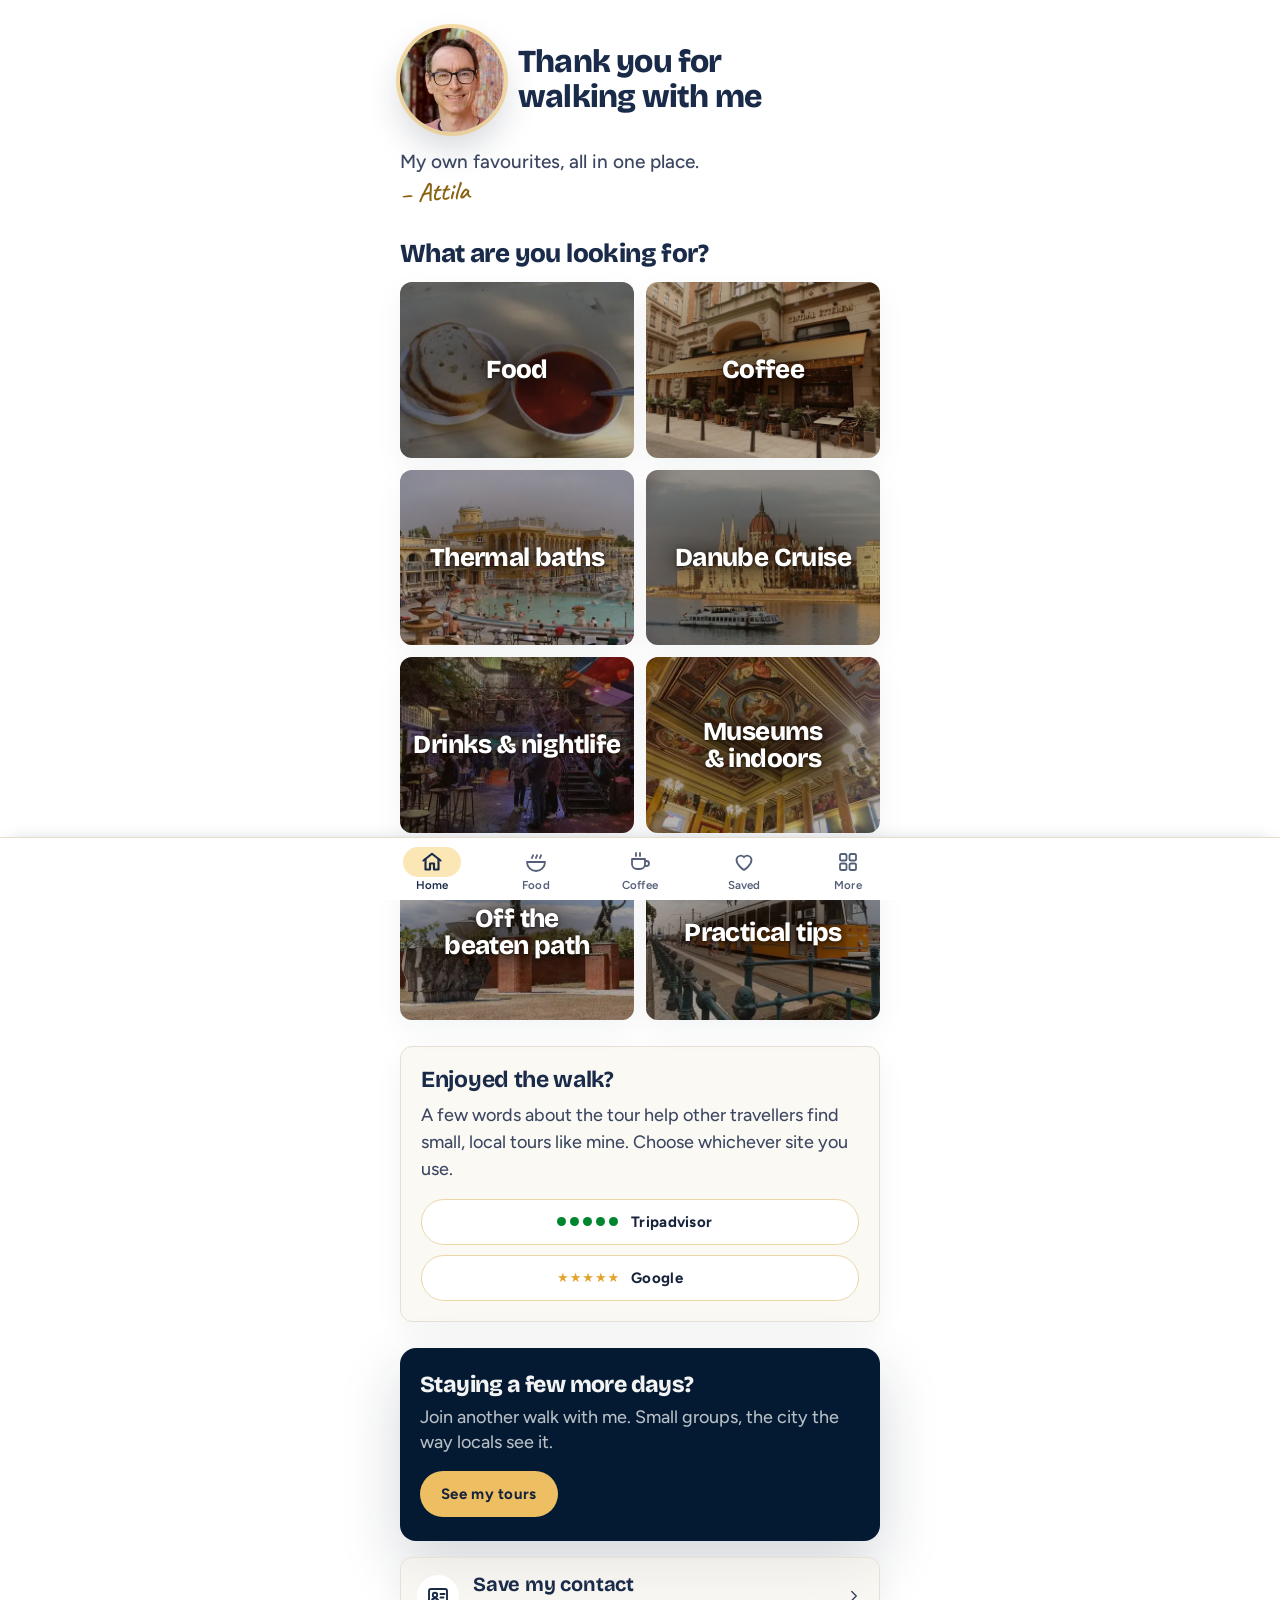
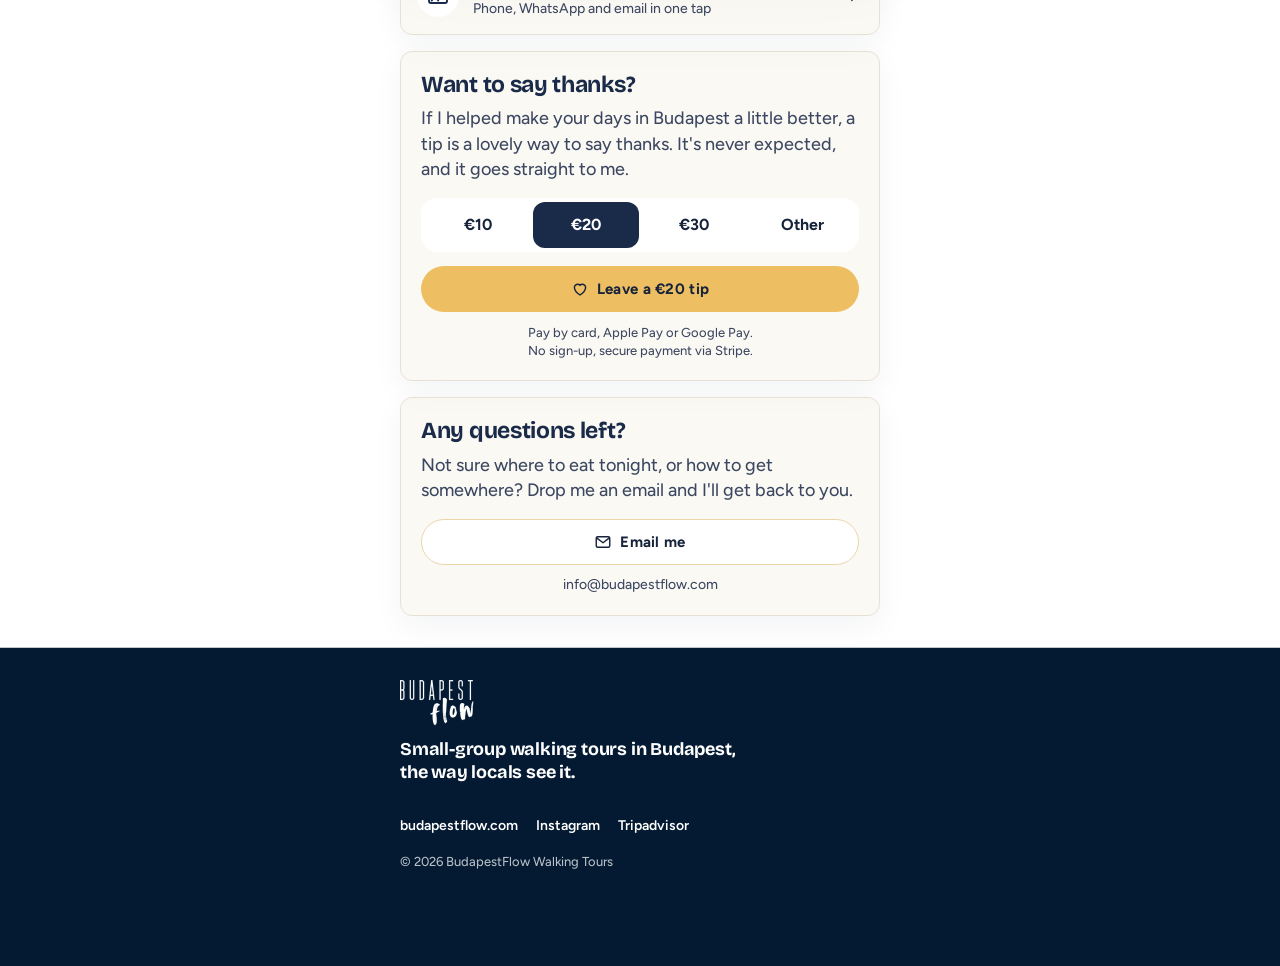
<file: index.html>
<!doctype html>
<html lang="en" data-theme="light">
<head>
<meta charset="utf-8">
<meta name="viewport" content="width=device-width, initial-scale=1, viewport-fit=cover">
<meta name="robots" content="noindex, nofollow">
<meta name="theme-color" content="#FBF9F4">
<meta name="color-scheme" content="light only">
<title>Attila's Budapest tips – BudapestFlow</title>
<link rel="preload" href="fonts/figtree-latin.woff2" as="font" type="font/woff2" crossorigin>
<link rel="preload" href="fonts/bricolage-latin.woff2" as="font" type="font/woff2" crossorigin>
<link rel="preload" href="images/attila.webp" as="image" fetchpriority="high">
<link rel="preload" href="images/cat-food.webp" as="image" fetchpriority="high">
<link rel="preload" href="images/cat-coffee-central.webp" as="image">
<style>@font-face{font-family:Figtree;font-style:normal;font-weight:400 800;font-display:swap;src:url(fonts/figtree-latin.woff2) format("woff2");unicode-range:U+0000-00FF,U+0131,U+0152-0153,U+02BB-02BC,U+02C6,U+02DA,U+02DC,U+0304,U+0308,U+0329,U+2000-206F,U+20AC,U+2122,U+2191,U+2193,U+2212,U+2215,U+FEFF,U+FFFD}@font-face{font-family:Figtree;font-style:normal;font-weight:400 800;font-display:swap;src:url(fonts/figtree-latin-ext.woff2) format("woff2");unicode-range:U+0100-02BA,U+02BD-02C5,U+02C7-02CC,U+02CE-02D7,U+02DD-02FF,U+0304,U+0308,U+0329,U+1D00-1DBF,U+1E00-1E9F,U+1EF2-1EFF,U+2020,U+20A0-20AB,U+20AD-20C0,U+2113,U+2C60-2C7F,U+A720-A7FF}@font-face{font-family:Bricolage Grotesque;font-style:normal;font-weight:600 800;font-display:swap;src:url(fonts/bricolage-latin.woff2) format("woff2");unicode-range:U+0000-00FF,U+0131,U+0152-0153,U+02BB-02BC,U+02C6,U+02DA,U+02DC,U+0304,U+0308,U+0329,U+2000-206F,U+20AC,U+2122,U+2191,U+2193,U+2212,U+2215,U+FEFF,U+FFFD}@font-face{font-family:Bricolage Grotesque;font-style:normal;font-weight:600 800;font-display:swap;src:url(fonts/bricolage-latin-ext.woff2) format("woff2");unicode-range:U+0100-02BA,U+02BD-02C5,U+02C7-02CC,U+02CE-02D7,U+02DD-02FF,U+0304,U+0308,U+0329,U+1D00-1DBF,U+1E00-1E9F,U+1EF2-1EFF,U+2020,U+20A0-20AB,U+20AD-20C0,U+2113,U+2C60-2C7F,U+A720-A7FF}@font-face{font-family:Figtree Fallback;src:local("Arial"),local("Helvetica"),local("Roboto");size-adjust:100.7%;ascent-override:94.4%;descent-override:24.8%;line-gap-override:0%}@font-face{font-family:Bricolage Fallback;src:local("Arial Bold"),local("Arial"),local("Helvetica"),local("Roboto");font-weight:700 800;size-adjust:101.8%;ascent-override:91.4%;descent-override:26.5%;line-gap-override:0%}:root{--surface-paper: #FFFFFF;--surface-cream: #F7F3EA82;--cream-line: #E7E1D5;--surface-card: #FFFFFF;--panel-bg: #031A32;--panel-text: #B8BFC6;--panel-heading: #F3F3F3;--line: #E6DDCB;--tint-ochre: #FBF1DC;--tint-ochre-line: #EBD6A8;--tint-ochre-hover: #F6E4BC;--heading: #1A2B49;--ink: #16233A;--ink-muted: #3B4660;--yellow: #EEBF62;--yellow-hover: #E2A42C;--on-yellow: #16233A;--ochre-text: #8A6212;--navy-deep: #031A32;--navy-deep-mid: #0C2A4A;--on-dark: #FFFFFF;--on-dark-muted: #B8BFC6;--tripadvisor-green: #00852F;--focus-ring: #16233A;--focus-ring-on-dark: #EEBF62;--shadow-card: 0 10px 30px rgba(22, 35, 58, .05);--shadow-panel: 0 24px 60px rgba(22, 35, 58, .18);--shadow-photo: 0 16px 34px rgba(22, 35, 58, .18);--radius-sm: 6px;--radius-md: 12px;--radius-lg: 16px;--radius-pill: 999px;--font-display: "Bricolage Grotesque", "Bricolage Fallback", system-ui, -apple-system, "Segoe UI", sans-serif;--font-text: Figtree, "Figtree Fallback", system-ui, -apple-system, "Segoe UI", sans-serif;--font-hand: Caveat, "Segoe Print", "Bradley Hand", cursive;--logo-filter: none;--page-pad: 20px;box-sizing:border-box;padding-top:env(safe-area-inset-top,0px);padding-bottom:env(safe-area-inset-bottom,0px)}@media(prefers-color-scheme:dark){:root:not([data-theme=light]){--surface-paper: #031A32;--surface-cream: #0C2A4A;--cream-line: #1E3D60;--surface-card: #102F52;--line: #1E3D60;--tint-ochre: #1A3350;--tint-ochre-line: #3A5270;--tint-ochre-hover: #22405F;--heading: #FFFFFF;--ink: #FFFFFF;--ink-muted: #B8BFC6;--ochre-text: #EEBF62;--navy-deep: #01101F;--navy-deep-mid: #062038;--focus-ring: #EEBF62;--panel-bg: #01101F;--panel-text: #B8BFC6;--panel-heading: #F3F3F3;--shadow-card: none;--logo-filter: invert(1)}}:root[data-theme=dark]{--surface-paper: #031A32;--surface-cream: #0C2A4A;--cream-line: #1E3D60;--surface-card: #102F52;--line: #1E3D60;--tint-ochre: #1A3350;--tint-ochre-line: #3A5270;--tint-ochre-hover: #22405F;--heading: #FFFFFF;--ink: #FFFFFF;--ink-muted: #B8BFC6;--ochre-text: #EEBF62;--navy-deep: #01101F;--navy-deep-mid: #062038;--focus-ring: #EEBF62;--panel-bg: #01101F;--panel-text: #B8BFC6;--panel-heading: #F3F3F3;--shadow-card: none;--logo-filter: invert(1)}*,*:before,*:after{box-sizing:inherit}details,details *,details *:before,details *:after{box-sizing:border-box}html{scroll-padding-bottom:calc(var(--tabbar-h, 62px) + env(safe-area-inset-bottom,0px) + 16px);scroll-padding-top:calc(env(safe-area-inset-top,0px) + 72px);-webkit-text-size-adjust:100%}body{margin:0;background:var(--surface-paper);color:var(--ink-muted);font:450 18px/1.55 var(--font-text);-webkit-font-smoothing:antialiased}p{line-height:1.4}img{max-width:100%;display:block}a{color:inherit}button{font:inherit;color:inherit}:focus-visible{outline:2px solid var(--focus-ring);outline-offset:2px}.icon{width:24px;height:24px;fill:none;stroke:currentColor;stroke-width:1.9;stroke-linecap:round;stroke-linejoin:round;flex:none}.app{max-width:520px;margin:0 auto;min-height:100vh;min-height:100dvh;display:flex;flex-direction:column}.app>main{flex:1 0 auto}.pad{padding-left:var(--page-pad);padding-right:var(--page-pad)}.brandbar{display:flex;align-items:center;justify-content:space-between;padding-top:calc(env(safe-area-inset-top,0px) + 12px);padding-bottom:12px;margin-top:calc(-1*env(safe-area-inset-top,0px))}.brandbar,.topbar{border-image:linear-gradient(to top,var(--line) 1px,var(--surface-card) 1px) fill 0 / 0 / 0 100vmax;box-shadow:0 6px 16px -14px #16233a59}.brandbar a.logo{display:inline-block;line-height:0}.brandbar img{height:34px;width:auto;filter:var(--logo-filter)}.brandbar .site{font-size:14px;font-weight:600;color:var(--ink-muted);text-decoration:none}.sig{display:flex;align-items:baseline;flex-wrap:wrap;gap:2px 8px;margin-top:6px}.sig .hand{margin-top:0}.hero{display:grid;grid-template-columns:auto 1fr;gap:14px;align-items:start;padding-top:18px;padding-bottom:8px}.portrait{width:104px;height:104px;border-radius:50%;background:var(--surface-cream);box-shadow:0 0 0 4px #eebf628c,var(--shadow-photo);display:grid;place-items:center;overflow:hidden;font:800 24px/1 var(--font-display);color:var(--heading);letter-spacing:-.5px}.portrait img{width:100%;height:100%;object-fit:cover}.hero h1{margin:0;align-self:center;font:800 clamp(20px,calc((100vw - 158px) / 7.8),32px)/1.08 var(--font-display);letter-spacing:-.8px;color:var(--heading)}.hero-text{grid-column:1 / -1}.no-header .hero{padding-top:28px}.hero .lead{margin:2px 0 0;font-size:clamp(16px,5.2vw,19px);line-height:1.45;font-weight:500}.hand{height:20px;width:auto;color:var(--ochre-text);display:inline-block;transform:rotate(-3deg);margin:6px 0 0 2px;overflow:visible}.near{margin-top:18px;background:var(--tint-ochre);border:1px solid var(--tint-ochre-line);border-radius:var(--radius-lg);padding:18px 16px 8px}.eyebrow{font:700 12px/1.3 var(--font-text);letter-spacing:1.5px;text-transform:uppercase;color:var(--ochre-text);margin:0}h1,h2{text-wrap:balance}.near h2{margin:4px 0 8px;font:700 23px/1.15 var(--font-display);color:var(--heading);letter-spacing:-.3px}.section-head{margin:30px 0 14px}.section-head h2{margin:0;font:800 26px/1.1 var(--font-display);letter-spacing:-.6px;color:var(--heading)}.grid{display:grid;grid-template-columns:1fr 1fr;gap:12px}.tile{position:relative;display:block;aspect-ratio:4 / 3;padding:0;overflow:hidden;cursor:pointer;text-align:left;border:0;border-radius:var(--radius-md);box-shadow:var(--shadow-card);background:var(--surface-cream);outline-offset:3px;transition:transform .15s ease}.tile:active{transform:scale(.975)}.tile-img{position:absolute;inset:0;background:var(--img, linear-gradient(135deg, var(--c1), var(--c2)));background-size:cover;background-position:center;display:grid;place-items:center}.tile-img .icon{width:54px;height:54px;stroke-width:1.4;color:#ffffff8c;transform:translateY(-28px)}.tile:after{content:"";position:absolute;inset:0;pointer-events:none;background:linear-gradient(to top,#031a32e6,#031a3280 45%,#031a3200 78%)}.tile-label{position:absolute;left:12px;right:12px;bottom:11px;z-index:1;font:800 clamp(20px,6vw,26px)/1.05 var(--font-display);letter-spacing:-.6px;color:#fff;text-shadow:0 2px 12px rgba(3,26,50,.6);text-wrap:balance}.tile-ph{position:absolute;top:8px;right:8px;z-index:1;font:700 9.5px/1 var(--font-text);letter-spacing:1px;text-transform:uppercase;color:#fffc;border:1px solid rgba(255,255,255,.45);border-radius:5px;padding:4px 6px}.labels-center .tile:after{background:radial-gradient(ellipse 75% 45% at 50% 50%,#1e10069e,#1e100666 65%,#1e10064d)}.labels-center .tile-label{inset:0;display:grid;place-items:center;padding:10px 12px;text-align:center;text-shadow:0 1px 3px rgba(20,10,4,.7),0 2px 16px rgba(20,10,4,.8)}.labels-center .tile-img .icon{display:none}.more{list-style:none;margin:18px 0 0;padding:0;border-top:1px solid var(--line)}.more button{width:100%;display:flex;align-items:center;gap:14px;padding:14px 2px;background:none;border:0;border-bottom:1px solid var(--line);cursor:pointer;text-align:left;color:var(--ink);font-weight:600;font-size:16px}.more button .icon:first-child{color:var(--ochre-text)}.more button .grow{flex:1}.more button .icon:last-child{width:18px;height:18px;color:var(--ink-muted)}.btn{display:inline-flex;align-items:center;justify-content:center;gap:8px;font:700 15px/1.2 var(--font-text);letter-spacing:.3px;padding:12px 20px;min-height:46px;border-radius:var(--radius-pill);border:1.5px solid transparent;text-decoration:none;cursor:pointer}.btn .icon{width:18px;height:18px}.btn-primary{background:var(--yellow);color:var(--on-yellow)}.btn-secondary{background:var(--surface-card);border-color:var(--tint-ochre-line);color:var(--ink)}.btn-row{display:flex;flex-wrap:wrap;gap:10px}.tools{display:grid;grid-template-columns:1fr;gap:10px;margin-top:26px}.tools .btn{width:100%;white-space:nowrap}.review{margin-top:26px;background:var(--surface-cream);border:1px solid var(--cream-line);border-radius:var(--radius-md);box-shadow:var(--shadow-card);padding:20px}.review h2{margin:0 0 8px;font:700 23px/1.15 var(--font-display);letter-spacing:-.3px;color:var(--heading)}.review p{margin:0 0 16px;font-size:18px;line-height:1.5}.review .btn-row{display:grid;grid-template-columns:1fr;gap:10px}.review .btn{width:100%;gap:10px;white-space:nowrap}.ta-dots{display:inline-flex;gap:3px}.ta-dots i{width:8px;height:8px;border-radius:50%;background:var(--tripadvisor-green);display:block}.g-stars{color:var(--yellow-hover);letter-spacing:1px;font-size:13px}.review .ta-dots,.review .g-stars{width:64px;display:inline-flex;justify-content:flex-start;align-items:center;flex:none}.review .ta-dots{gap:4px}.review .ta-dots i{width:9px;height:9px}.review .rv-label{width:92px;text-align:left}.panel{margin-top:26px;background:var(--panel-bg);color:var(--panel-text);border-radius:var(--radius-lg);box-shadow:var(--shadow-panel);padding:24px 20px}.panel h2{margin:0 0 8px;font:800 23px/1.1 var(--font-display);letter-spacing:-.6px;color:var(--panel-heading)}.panel p{margin:0 0 16px}.panel .panel .panel :focus-visible{outline-color:var(--focus-ring-on-dark)}footer{margin-top:0;background:var(--navy-deep);color:var(--on-dark-muted);font-size:14px;padding-top:32px;padding-bottom:calc(env(safe-area-inset-bottom,0px) + 32px);margin-bottom:calc(-1*env(safe-area-inset-bottom,0px));box-shadow:0 0 0 100vmax var(--navy-deep);clip-path:inset(0 -100vmax -100vmax)}footer img{height:46px;width:auto;filter:invert(1);margin-bottom:12px}footer .tagline{margin:0 0 18px;color:var(--on-dark);font:700 18px/1.3 var(--font-display);letter-spacing:-.2px;max-width:30ch}footer nav{display:flex;flex-wrap:wrap;gap:0 18px;margin-bottom:4px}footer nav a{color:var(--on-dark);text-decoration:none;font-weight:600;padding:12px 0}footer small{display:block;font-size:13px}footer :focus-visible{outline-color:var(--focus-ring-on-dark)}.topbar{position:sticky;top:0;z-index:5;background:var(--surface-paper);padding-top:calc(env(safe-area-inset-top,0px) + 10px);padding-bottom:10px;margin-top:calc(-1*env(safe-area-inset-top,0px));display:flex;align-items:center;gap:12px}.back{width:42px;height:42px;border-radius:50%;border:1px solid var(--line);background:var(--surface-card);display:grid;place-items:center;cursor:pointer;color:var(--ink);flex:none}.back-pill{flex:none;display:inline-flex;align-items:center;gap:2px;height:42px;padding:0 16px 0 10px;border-radius:999px;border:1px solid var(--line);background:var(--surface-card);color:var(--ink);cursor:pointer;font:700 15px/1 var(--font-text)}.back-pill .icon{width:20px;height:20px;stroke-width:2.2}.topbar h1{margin:0;flex:1;min-width:0;font:800 23px/1.1 var(--font-display);letter-spacing:-.5px;color:var(--heading)}.topbar img{height:26px;width:auto;filter:var(--logo-filter)}.intro{margin:16px 0 12px;font-size:18px;line-height:1.5;font-weight:500}.filters{display:flex;gap:8px;overflow-x:auto;padding:2px 2px 6px;margin:0 -2px 4px;scrollbar-width:none}.filters::-webkit-scrollbar{display:none}.chip{flex:none;padding:8px 14px;border-radius:var(--radius-pill);border:1px solid var(--line);background:var(--surface-card);color:var(--ink);cursor:pointer;font-size:14px;font-weight:600}.chip[aria-pressed=true]{background:var(--ink);border-color:var(--ink);color:var(--surface-paper)}.chip-fav{flex:none;padding:12px 20px;gap:10px}.chip-fav .icon{color:var(--yellow-hover)}.chip-fav[aria-pressed=true]{background:var(--tint-ochre);border-color:var(--yellow-hover)}.chip-fav[aria-pressed=true] .icon{fill:currentColor}.group-seg{display:flex;gap:2px;margin:6px 0 2px;padding:4px;background:var(--surface-card);border:0;border-radius:16px}.seg-opt{flex:1 1 auto;min-width:0;min-height:40px;padding:0 clamp(3px,1.2vw,7px);border:0;border-radius:12px;background:none;cursor:pointer;white-space:nowrap;font:700 clamp(11.5px,3.6vw,13.5px)/1 var(--font-text);color:var(--ink);-webkit-tap-highlight-color:transparent}.seg-opt[aria-pressed=true]{background:var(--heading);color:#fff}.seg-opt:active:not([aria-pressed=true]){background:var(--tint-ochre-hover)}.chip-tag{display:inline-flex;align-items:center;gap:6px;background:var(--ink);border-color:var(--ink);color:var(--surface-paper);text-transform:uppercase;letter-spacing:1px;font-size:12.5px}.chip-tag .icon{width:16px;height:16px;stroke-width:2.4}.tag-btn{cursor:pointer;-webkit-tap-highlight-color:transparent}.tag-btn:active{background:var(--tint-ochre-hover)}.tag-btn[aria-pressed=true]{background:var(--ink);border-color:var(--ink);color:var(--surface-paper)}@media(hover:hover)and (pointer:fine){.tag-btn:hover{border-color:var(--yellow);color:var(--ink)}.tag-btn[aria-pressed=true]:hover{color:var(--surface-paper)}}.group-title{margin:30px 0 0;font-size:18px;letter-spacing:1.4px}.group-title+.card,.group-title+.tipcard{margin-top:10px}.card{background:var(--surface-cream);border:1px solid var(--cream-line);border-radius:var(--radius-md);box-shadow:var(--shadow-card);margin:20px 0;transition:border-color .15s ease}.card .head{padding:18px 18px 14px;display:grid;grid-template-columns:1fr auto auto;gap:10px 12px}.card .name{margin:0;font:700 22px/1.2 var(--font-display);letter-spacing:-.3px;color:var(--heading)}.pick{display:inline-block;vertical-align:3px;margin-left:6px;font:700 10.5px/1 var(--font-text);letter-spacing:1.2px;text-transform:uppercase;padding:5px 8px;border-radius:var(--radius-sm);background:var(--yellow);color:var(--on-yellow)}.card .price{grid-column:2;grid-row:1;font-weight:700;color:var(--ink);font-size:15px;letter-spacing:1px;padding-top:3px}.card .price b{color:var(--cream-line);font-weight:700}.card .why{grid-column:1 / -1;margin:0;font-size:18px;line-height:1.55}.card .meta{grid-column:1 / -1;display:flex;align-items:center;gap:14px;flex-wrap:wrap;font-size:14px}.near-to{display:inline-flex;align-items:center;gap:6px;color:var(--ink);font-weight:500}.near-to .icon{width:16px;height:16px;color:var(--ochre-text);stroke-width:2.2}.tags{grid-column:1 / -1;display:flex;flex-wrap:wrap;gap:8px;margin-top:2px}.tag{display:inline-flex;align-items:center;gap:5px;font:600 11px/1 var(--font-text);letter-spacing:1px;text-transform:uppercase;padding:7px 10px;border-radius:7px;border:1px solid var(--cream-line);background:var(--surface-card);color:var(--ink-muted)}.tag.best{border-color:var(--tint-ochre-line);background:var(--tint-ochre);color:var(--ochre-text)}.tag .icon{width:13px;height:13px;stroke-width:2.4}.card .body{padding:14px 18px 18px;border-top:1px solid var(--cream-line)}.card .body .btn-row{display:grid;grid-template-columns:repeat(auto-fit,minmax(0,1fr));gap:12px}.card .body .btn{padding-left:10px;padding-right:10px;white-space:nowrap;gap:6px}.card .body .btn-row .btn+.btn{white-space:normal;line-height:1.15;text-align:center}.card .body .btn-row{container-type:inline-size}.card .body .btn-row.has-cta{grid-template-columns:auto minmax(0,1fr)}@container (max-width: 300px){.btn-row.has-cta .btn+.btn .icon{display:none}}.facts{list-style:none;padding:0;margin:0 0 16px}.facts li{display:flex;gap:10px;margin:0 0 10px;color:var(--ink);line-height:1.5}.facts li:last-child{margin-bottom:0}.facts li strong{font-weight:700}.facts .icon{width:18px;height:18px;margin-top:3px;color:var(--ochre-text);stroke-width:2.5}.tipcard{background:var(--surface-cream);border:1px solid var(--cream-line);border-radius:var(--radius-md);padding:16px;margin:12px 0;box-shadow:var(--shadow-card)}.tipcard .btn{margin-top:14px;width:100%}.tipcard h3{margin:0 0 6px;font:700 21px/1.2 var(--font-display);color:var(--heading)}.tipcard p{margin:0}.tipcard.avoid{background:var(--surface-card);border-color:var(--tint-ochre-line);box-shadow:inset 4px 0 #d0443a,var(--shadow-card);padding-left:20px}.tag-avoid .icon{width:13px;height:13px;stroke-width:2.4}.tag-avoid{display:inline-flex;align-items:center;gap:5px;font:700 10.5px/1 var(--font-text);letter-spacing:1.2px;text-transform:uppercase;padding:5px 8px;border-radius:var(--radius-sm);border:1px solid #D0443A;color:#b42318;background:#fdeeec;margin-bottom:8px}.empty{padding:18px 0;font-size:18px}.empty button{background:none;border:0;padding:0;color:var(--ochre-text);font-weight:700;cursor:pointer;text-decoration:underline}.contact{margin-top:16px;display:flex;align-items:center;gap:14px;padding:14px 16px;text-decoration:none;color:var(--ink);background:var(--surface-cream);border:1px solid var(--cream-line);border-radius:var(--radius-md);box-shadow:var(--shadow-card)}.contact:active{border-color:var(--yellow)}.contact .grow{flex:1;display:flex;flex-direction:column;gap:2px}.contact strong{font:700 20px/1.2 var(--font-display);letter-spacing:-.2px;color:var(--heading)}.contact .grow span{font-size:14px;color:var(--ink-muted)}.contact-ico{width:42px;height:42px;border-radius:50%;background:var(--surface-card);display:grid;place-items:center;color:var(--heading);flex:none}.contact>.icon:last-child{width:18px;height:18px;color:var(--ink-muted)}.tipping{margin-top:16px;margin-bottom:0;padding:20px;background:var(--surface-cream);border:1px solid var(--cream-line);border-radius:var(--radius-md);box-shadow:var(--shadow-card)}.tipping h2{margin:0 0 8px;font:700 23px/1.15 var(--font-display);letter-spacing:-.3px;color:var(--heading)}.tipping p{margin:0 0 16px;text-wrap:pretty}.nb{white-space:nowrap}.tipping .btn{width:100%}.tip-seg{display:grid;grid-template-columns:repeat(4,1fr);gap:2px;margin:0 0 14px;padding:4px;min-inline-size:0;background:var(--surface-card);border:0;border-radius:16px}.tip-opt{position:relative;display:block;cursor:pointer}.tip-opt input{position:absolute;inset:0;width:100%;height:100%;margin:0;opacity:0;cursor:pointer}.tip-opt span{display:flex;align-items:center;justify-content:center;min-height:46px;border-radius:12px;font:700 16px/1 var(--font-text);color:var(--ink);transition:background-color .12s ease,color .12s ease}.tip-opt input:checked+span{background:var(--heading);color:#fff}.tip-opt input:focus-visible+span{outline:2px solid var(--focus-ring);outline-offset:2px}.tip-opt:active input:not(:checked)+span{background:var(--tint-ochre-hover)}.tipping .tip-note{text-wrap:balance;margin:12px 0 0;font-size:13px;color:var(--ink-muted);text-align:center}.ask{margin-top:16px;padding:20px;background:var(--surface-cream);border:1px solid var(--cream-line);border-radius:var(--radius-md);box-shadow:var(--shadow-card)}.ask h2{margin:0 0 8px;font:700 23px/1.15 var(--font-display);letter-spacing:-.3px;color:var(--heading)}.ask p{margin:0 0 16px}.ask .btn{width:100%}.ask .ask-addr{margin:10px 0 0;text-align:center;font-size:14px;color:var(--ink-muted);user-select:all}main.pad{padding-bottom:32px}h1[tabindex="-1"]:focus{outline:none}.sr{position:absolute;width:1px;height:1px;overflow:hidden;clip:rect(0 0 0 0);white-space:nowrap}.proto{text-align:center;font-size:12px;color:var(--on-dark-muted);opacity:.8;margin-top:12px}@media(hover:hover)and (pointer:fine){.tile:hover{box-shadow:0 0 0 2px var(--yellow),var(--shadow-card)}.card:hover,.back:hover,.contact:hover,.tipping:hover{border-color:var(--yellow)}.more button:hover .grow,.brandbar .site:hover{color:var(--ochre-text)}.btn-primary:hover{background:var(--yellow-hover)}.btn-secondary:hover{background:var(--tint-ochre-hover)}footer nav a:hover{color:var(--yellow)}}.btn-primary:active{background:var(--yellow-hover)}.btn-secondary:active,.back:active,.back-pill:active,.chip:active,.sheet-row:active{background:var(--tint-ochre-hover)}html,a,button,[role=button],label{-webkit-tap-highlight-color:transparent}.toast{position:fixed;left:50%;bottom:calc(20px + env(safe-area-inset-bottom,0px));z-index:50;transform:translate(-50%,12px);opacity:0;pointer-events:none;display:flex;align-items:center;gap:8px;padding:11px 16px;border-radius:999px;width:max-content;max-width:calc(100vw - 32px);background:var(--navy-deep);color:#fff;font-weight:600;font-size:15px;box-shadow:0 8px 24px #031a3240;transition:opacity .2s ease,transform .2s ease}.toast.show{opacity:1;transform:translate(-50%)}.toast:before{content:"\2713";color:var(--yellow);font-weight:800}.card-c .head{padding:14px 14px 12px;grid-template-columns:112px minmax(0,1fr);gap:12px 14px}.card-c .thumb{width:112px;height:112px;object-fit:cover;border-radius:8px;background:var(--surface-card)}.card-c .thumb.fade{opacity:0;transition:opacity .15s ease}.card-c .thumb.fade.in{opacity:1}.card-c .info{min-width:0;display:grid;grid-template-columns:minmax(0,1fr) auto;gap:6px 4px;align-content:start}.card-c .name{font-size:19px;line-height:1.2;overflow-wrap:anywhere}.card-c .save{grid-column:2;grid-row:1;margin:-9px -8px -9px 0}.card-c .sub{grid-column:1 / -1;display:flex;align-items:center;flex-wrap:wrap;gap:8px}.card-c .price{padding-top:0;font-weight:700;color:var(--ink);font-size:15px;letter-spacing:1px}.card-c .price b{color:var(--cream-line);font-weight:700}.card-c .pick{margin-left:0;vertical-align:0}.card-c .tags{gap:6px;margin-top:0}.card-c .tag{padding:5px 8px;font-size:10.5px}.card-c .meta{font-size:14px}.card-c .near-to{align-items:flex-start;line-height:1.3}.card-c .near-to .icon{margin-top:1px}a.near-to{text-decoration:underline;text-decoration-color:var(--tint-ochre-line);text-underline-offset:3px}a.near-to:active{color:var(--ochre-text)}@media(hover:hover)and (pointer:fine){a.near-to:hover{color:var(--ochre-text);text-decoration-color:currentColor}}.card-c .why,.card-c .facts li{font-size:17px;line-height:1.4}.card-c .body{padding:14px 14px 16px}.save{grid-column:3;grid-row:1;width:40px;height:40px;margin:-9px -10px -9px -2px;padding:0;display:grid;place-items:center;background:none;border:0;border-radius:50%;cursor:pointer;color:var(--ink-muted);-webkit-tap-highlight-color:transparent}.save .icon{transition:transform .15s ease}.save:active .icon{transform:scale(.82)}.save[aria-pressed=true]{color:#d0443a}.save[aria-pressed=true] .icon{fill:#d0443a}.tab-ico{position:relative;display:inline-flex}.badge{position:absolute;top:-5px;right:2px;min-width:17px;height:17px;padding:0 4px;box-sizing:border-box;border-radius:9px;background:var(--yellow);color:var(--heading);font:700 10.5px/17px var(--font-text);text-align:center}.saved-empty{text-align:center;padding:56px 12px 24px}.saved-empty .icon{width:44px;height:44px;color:var(--cream-line);stroke-width:1.6;margin-bottom:10px}.saved-empty h2{margin:0 0 6px;font:700 23px/1.15 var(--font-display);color:var(--heading)}.saved-empty p{margin:0 0 20px;color:var(--ink-muted)}.list-btn{width:100%;margin:4px 0 6px}.saved-note{margin:22px 0 0;text-align:center;font-size:13px;color:var(--ink-muted)}.sheet-backdrop{position:fixed;inset:0;z-index:42;background:#031a3266;opacity:0;visibility:hidden;transition:opacity .2s ease,visibility .2s}.sheet-backdrop.open{opacity:1;visibility:visible}.sheet{position:fixed;left:0;right:0;bottom:calc(var(--tabbar-h) + env(safe-area-inset-bottom,0px));z-index:43;max-width:520px;margin:0 auto;box-sizing:border-box;padding:16px 14px 10px;max-height:calc(100dvh - var(--tabbar-h) - env(safe-area-inset-bottom,0px) - 80px);overflow-y:auto;background:var(--surface-card);border-radius:22px 22px 0 0;box-shadow:0 -12px 32px -14px #031a3266;transform:translateY(16px);opacity:0;visibility:hidden;transition:transform .2s ease,opacity .2s ease,visibility .2s}.sheet.open{transform:none;opacity:1;visibility:visible}.sheet h2{margin:0 6px 8px;font:700 12px/1.3 var(--font-text);letter-spacing:1.5px;text-transform:uppercase;color:var(--ochre-text)}.sheet ul{list-style:none;margin:0;padding:0}.sheet-row{display:flex;align-items:center;gap:14px;min-height:56px;padding:6px 8px;border-radius:14px;text-decoration:none;color:var(--heading);font:700 17px/1.2 var(--font-display)}.sheet-row .icon:last-child{margin-left:auto;width:18px;height:18px;color:#6a7388}.sheet-row.on{background:#fbe6b5}.sheet-thumb{flex:none;width:44px;height:44px;border-radius:12px;background-size:cover;background-position:center}body.sheet-open{overflow:hidden}:root{--tabbar-h: 62px}.tabbar{position:fixed;left:0;right:0;bottom:0;z-index:44;background:var(--surface-card);border-top:1px solid var(--line);box-shadow:0 -6px 18px -12px #16233a4d;padding-bottom:env(safe-area-inset-bottom,0px)}.tabbar-inner{max-width:520px;margin:0 auto;display:grid;grid-template-columns:repeat(auto-fit,minmax(0,1fr));height:var(--tabbar-h)}.tab{display:flex;flex-direction:column;align-items:center;justify-content:center;gap:3px;color:#556078;text-decoration:none;font:600 11.5px/1 var(--font-text);letter-spacing:.1px;-webkit-tap-highlight-color:transparent;position:relative;background:none;border:0;padding:0;cursor:pointer;appearance:none}.tab .tab-ico{width:58px;height:30px;align-items:center;justify-content:center;border-radius:15px;transition:background-color .15s ease}.tab .icon{width:24px;height:24px;stroke-width:1.8}.tab.on{color:var(--heading)}.tab.on .tab-ico{background:#fbe6b5}.tab.on .icon{color:var(--heading);stroke-width:2.1}.tab:focus-visible{outline-offset:-4px}.has-tabbar .app{padding-bottom:var(--tabbar-h);min-height:calc(100dvh - var(--tabbar-h))}.has-tabbar footer{margin-bottom:0;padding-bottom:32px}.has-tabbar .toast{bottom:calc(var(--tabbar-h) + 16px + env(safe-area-inset-bottom,0px))}@media(hover:hover){.tab:hover{color:var(--heading)}}@media(prefers-reduced-motion:reduce){*{transition:none!important}}</style>
</head>
<body>
<div class="app" id="app"></div>
<div class="toast" id="toast" role="status" aria-live="polite"></div>
<div class="sheet-backdrop" id="sheet-backdrop"></div>
<div class="sheet" id="sheet" role="dialog" aria-labelledby="sheet-title" aria-hidden="true"></div>
<nav class="tabbar" id="tabbar" aria-label="Main"></nav>

<svg width="0" height="0" style="position:absolute" aria-hidden="true">
  <defs>
    <symbol id="i-food" viewBox="0 0 24 24"><path d="M3 12h18a9 9 0 0 1-18 0z"/><path d="M8 8c0-1.2 1-1.6 1-2.8M12 8c0-1.2 1-1.6 1-2.8M16 8c0-1.2 1-1.6 1-2.8"/></symbol>
    <symbol id="i-quick" viewBox="0 0 24 24"><path d="M5 3v5a2 2 0 0 0 4 0V3M7 3v18M18 21V3c-2.2 1-3.5 4-3.5 8h3.5"/></symbol>
    <symbol id="i-coffee" viewBox="0 0 24 24"><path d="M4 9h13v5a5 5 0 0 1-5 5H9a5 5 0 0 1-5-5z"/><path d="M17 11h1.5a2.5 2.5 0 0 1 0 5H17M8 3v3M12 3v3"/></symbol>
    <symbol id="i-baths" viewBox="0 0 24 24"><path d="M3 16c2 0 2-1.5 4.5-1.5S10 16 12 16s2-1.5 4.5-1.5S19 16 21 16M3 20.5c2 0 2-1.5 4.5-1.5s2.5 1.5 4.5 1.5 2-1.5 4.5-1.5 2.5 1.5 4.5 1.5M8 11c-1-1.6 1-2.6 0-4.5M12 11c-1-1.6 1-2.6 0-4.5M16 11c-1-1.6 1-2.6 0-4.5"/></symbol>
    <symbol id="i-danube" viewBox="0 0 24 24"><path d="M3 14h18l-2.6 4.5H5.6z"/><path d="M6 14v-4h9l3 4M9 10V6.5h3.5V10M3 21.5c2 0 2-1.2 4.5-1.2s2.5 1.2 4.5 1.2 2-1.2 4.5-1.2 2.5 1.2 4.5 1.2"/></symbol>
    <symbol id="i-drinks" viewBox="0 0 24 24"><path d="M7 3h10v4.5a5 5 0 0 1-10 0z"/><path d="M12 12.5V20M8 21h8M7.3 6.5h9.4"/></symbol>
    <symbol id="i-views" viewBox="0 0 24 24"><circle cx="6.5" cy="15.5" r="3.5"/><circle cx="17.5" cy="15.5" r="3.5"/><path d="M10 15.5h4M3.4 14l2.3-8.5h3.1L10 14M20.6 14l-2.3-8.5h-3.1L14 14"/></symbol>
    <symbol id="i-practical" viewBox="0 0 24 24"><circle cx="12" cy="12" r="9"/><path d="M15.5 8.5l-2 5-5 2 2-5z"/></symbol>
    <symbol id="i-special" viewBox="0 0 24 24"><path d="M4 17a8 8 0 0 1 16 0zM2.5 20h19M12 9V7M10.3 7h3.4"/></symbol>
    <symbol id="i-sweets" viewBox="0 0 24 24"><path d="M4 20v-8h16v8zM4 15.5c2 1.5 3.6 1.5 5.3 0s3.4-1.5 5.4 0 3.3 1.5 5.3 0M12 12V8.5M12 6.5c-.9-.8-.9-2 0-3.5.9 1.5.9 2.7 0 3.5z"/></symbol>
    <symbol id="i-rainy" viewBox="0 0 24 24"><path d="M3 12a9 9 0 0 1 18 0zM12 12v6.5a2 2 0 0 1-4 0M12 3v.3"/></symbol>
    <symbol id="i-chev" viewBox="0 0 24 24"><path d="M9 6l6 6-6 6"/></symbol>
    <symbol id="i-contact" viewBox="0 0 24 24"><rect x="3" y="5" width="18" height="14" rx="2"/><circle cx="9" cy="11" r="2.2"/><path d="M5.8 16.5a3.4 3.4 0 0 1 6.4 0M14.5 10h4M14.5 13.5h3"/></symbol>
    <symbol id="i-heart" viewBox="0 0 24 24"><path d="M12 20s-7.5-4.6-7.5-10.2A4.3 4.3 0 0 1 12 7.2a4.3 4.3 0 0 1 7.5 2.6C19.5 15.4 12 20 12 20z"/></symbol>
    <symbol id="i-clock" viewBox="0 0 24 24"><circle cx="12" cy="12" r="9"/><path d="M12 7v5l3 2"/></symbol>
    <symbol id="i-back" viewBox="0 0 24 24"><path d="M15 6l-6 6 6 6"/></symbol>
    <symbol id="i-pin" viewBox="0 0 24 24"><path d="M12 21s-7-6.2-7-11.5a7 7 0 0 1 14 0C19 14.8 12 21 12 21z"/><circle cx="12" cy="9.5" r="2.5"/></symbol>
    <symbol id="i-mail" viewBox="0 0 24 24"><rect x="3" y="5" width="18" height="14" rx="2"/><path d="M3.5 6.5l8.5 6.5 8.5-6.5"/></symbol>
    <symbol id="i-facebook" viewBox="0 0 24 24"><path d="M14.5 21v-7.5h2.6l.4-3.2h-3V8.3c0-.9.3-1.6 1.6-1.6h1.6V3.9a21 21 0 0 0-2.4-.1c-2.4 0-4 1.4-4 4.1v2.4H8.7v3.2h2.6V21"/></symbol>
    <symbol id="i-instagram" viewBox="0 0 24 24"><rect x="3.5" y="3.5" width="17" height="17" rx="5"/><circle cx="12" cy="12" r="4"/><path d="M17.2 6.8h.01"/></symbol>
    <symbol id="i-alert" viewBox="0 0 24 24"><path d="M10.3 4.2 2.6 17.5A2 2 0 0 0 4.3 20.5h15.4a2 2 0 0 0 1.7-3L13.7 4.2a2 2 0 0 0-3.4 0z"/><path d="M12 9.5v4.5M12 17.2h.01"/></symbol>
    <symbol id="i-star" viewBox="0 0 24 24"><path d="M12 3.5l2.6 5.3 5.9.9-4.3 4.1 1 5.8L12 16.9l-5.2 2.7 1-5.8-4.3-4.1 5.9-.9z"/></symbol>
    <symbol id="i-home" viewBox="0 0 24 24"><path d="M3.5 10.5 12 3.8l8.5 6.7"/><path d="M5.5 9v10.5h4.5v-6h4v6h4.5V9"/></symbol>
    <symbol id="i-grid" viewBox="0 0 24 24"><rect x="4" y="4" width="6.5" height="6.5" rx="1.6"/><rect x="13.5" y="4" width="6.5" height="6.5" rx="1.6"/><rect x="4" y="13.5" width="6.5" height="6.5" rx="1.6"/><rect x="13.5" y="13.5" width="6.5" height="6.5" rx="1.6"/></symbol>
    <symbol id="i-phone" viewBox="0 0 24 24"><path d="M6.5 3.5h3l1.5 4-2 1.3a11 11 0 0 0 5.2 5.2l1.3-2 4 1.5v3a2 2 0 0 1-2.2 2A15.5 15.5 0 0 1 4.5 5.7a2 2 0 0 1 2-2.2z"/></symbol>
    <symbol id="i-calendar" viewBox="0 0 24 24"><rect x="3.5" y="5" width="17" height="15" rx="2.5"/><path d="M3.5 10h17M8 3v4M16 3v4"/></symbol>
    <symbol id="i-ticket" viewBox="0 0 24 24"><path d="M4 9V7a2 2 0 0 1 2-2h12a2 2 0 0 1 2 2v2a3 3 0 0 0 0 6v2a2 2 0 0 1-2 2H6a2 2 0 0 1-2-2v-2a3 3 0 0 0 0-6z"/><path d="M14 7v10" stroke-dasharray="1.6 2.2"/></symbol>
    <symbol id="i-share" viewBox="0 0 24 24"><path d="M12 3v12M7 8l5-5 5 5M5 13v7h14v-7"/></symbol>
    <symbol id="i-map" viewBox="0 0 24 24"><path d="M9 4 3 6.5v13.5l6-2.5 6 2.5 6-2.5V4l-6 2.5z"/><path d="M9 4v13.5M15 6.5V20"/></symbol>
    <symbol id="i-x" viewBox="0 0 24 24"><path d="M6 6l12 12M18 6L6 18"/></symbol>
    <symbol id="i-check" viewBox="0 0 24 24"><path d="M5 12.5l4.5 4.5L19 7.5"/></symbol>
    <symbol id="i-link" viewBox="0 0 24 24"><path d="M10 14a4 4 0 0 0 5.7 0l3-3a4 4 0 0 0-5.7-5.7l-1 1M14 10a4 4 0 0 0-5.7 0l-3 3a4 4 0 0 0 5.7 5.7l1-1"/></symbol>
    <symbol id="i-photo" viewBox="0 0 24 24"><rect x="3" y="5" width="18" height="14" rx="2"/><circle cx="9" cy="10" r="1.8"/><path d="M21 16l-5-5-8 8"/></symbol>
  </defs>
</svg>

<script>const LOGO="images/budapestflow-logo.webp",REVIEW_URL="https://www.tripadvisor.com/Attraction_Review-g274887-d8358217-Reviews-BudapestFlow-Budapest_Central_Hungary.html",TOURS_URL="https://budapestflow.com",GOOGLE_REVIEW_URL="#",TIP_LINKS=[{label:"\u20AC10",url:"#"},{label:"\u20AC20",url:"#",featured:!0},{label:"\u20AC30",url:"#"},{label:"Other",url:"#",cta:"Choose your amount"}],tipGo=e=>`<a class="btn btn-primary" id="tip-go" href="${esc(e.url)}"${e.url==="#"?"":' target="_blank" rel="noopener"'}>${ico("heart")}${esc(e.cta||"Leave a "+e.label+" tip")}</a>`,CARD_URL="https://attila.budapestflow.com",EMAIL="info@budapestflow.com",TILE_LABELS="center",CARD_LAYOUT="compact",GROUP_IMG={"Hungarian kitchen":"images/cat-food.webp","Street food":"images/cat-quick.webp","Cakes & sweets":"images/cat-sweets.webp",Vegetarian:"images/cat-food.webp"},SHOW_HEADER=!1,SHOW_TABBAR=!0,TABS=[{id:"",href:"#",label:"Home",icon:"home"},{id:"food",href:"#cat/food",label:"Food",icon:"food"},{id:"coffee",href:"#cat/coffee",label:"Coffee",icon:"coffee"},{id:"saved",href:"#saved",label:"Saved",icon:"heart"},{id:"more",label:"More",icon:"grid"}],INSTAGRAM_URL="https://instagram.com/budapestflow",TOURS={"street-art":"Street Art Tour","mini-statues":"Hidden Mini Statues Tour",highlights:"Highlights and Hidden Gems"},CATEGORIES=[{id:"food",c1:"#B5654A",c2:"#7A3B2A",img:"images/cat-food.webp",label:"Food",home:!0,intro:"Proper Hungarian meals, street food for a quick bite, cakes for after, and good vegetarian places."},{id:"coffee",c1:"#8C6A52",c2:"#4E3829",img:"images/cat-coffee-central.webp",label:"Coffee",home:!0,intro:"Grand old caf\xE9s for the atmosphere, specialty spots for the coffee."},{id:"baths",c1:"#5F9A96",c2:"#2F6263",img:"images/cat-baths.webp",label:"Thermal baths",home:!0,intro:"Each bath has its own character. Pick the one that fits your mood."},{id:"danube",c1:"#5B7FA6",c2:"#2C4A6E",img:"images/cat-danube.webp",label:"Danube Cruise",home:!0,intro:"See the city from the river, the classic way or the local way."},{id:"drinks",c1:"#8A5A7A",c2:"#4E2F48",img:"images/cat-drinks.webp",label:"Drinks & nightlife",home:!0,intro:"Ruin bars, wine, craft beer and a rooftop."},{id:"rainy",c1:"#7D8794",c2:"#454E5C",img:"images/cat-rainy.webp",label:"Museums & indoors",home:!0,intro:"For a rainy afternoon, or when your feet need a break from walking."},{id:"offbeat",c1:"#9A6B4F",c2:"#5A3B2C",img:"images/cat-offbeat.webp",label:"Off the beaten path",home:!0,intro:"The Budapest most visitors miss: hidden courtyards, odd little museums and places where locals hang out."},{id:"practical",c1:"#8C9460",c2:"#555C38",img:"images/cat-practical.webp",label:"Practical tips",home:!0,intro:"Small things that save you money and hassle."}],PLACES=[{cat:"food",group:"Hungarian kitchen",name:"Menza",img:"images/places/menza.webp",why:"Stylish, vintage-inspired classic in the city centre, serving both Hungarian and international dishes. I like it best for a weekday lunch.",price:2,near:"Liszt Ferenc Square, near Oktogon",good:["Lunch","Dinner"],tip:"Good-value weekday lunch menu. Terrace in summer.",order:"Garlic cream soup, goulash",web:"https://menzaetterem.hu/en/",placeId:"ChIJ1dRim27cQUcR_kCX7BuqHTY"},{cat:"food",group:"Hungarian kitchen",name:"Caf\xE9 K\xF6r",img:"images/places/cafe-kor.webp",why:"Where I send guests near the Basilica for solid Hungarian food, no fuss.",price:2,near:"Near St. Stephen's Basilica",good:["Lunch","Dinner"],tip:"Daily specials on the board.",order:"Goulash",tours:["highlights"]},{cat:"food",group:"Hungarian kitchen",name:"K\u0151leves Vend\xE9gl\u0151",img:"images/places/koleves.webp",why:"Jewish-Hungarian comfort food in a former kosher butcher's shop. Come hungry.",price:2,near:"Kazinczy utca, Jewish Quarter",good:["Lunch","Dinner","Veggie"],tip:"Weekday lunch deal with soup and dessert. Not kosher.",order:"Matzo ball soup, s\xF3let (cholent)",fav:!0,web:"https://kolevesvendeglo.hu/en/",placeId:"ChIJOygAumncQUcRj5mDcDKq45I"},{cat:"food",group:"Hungarian kitchen",name:"Gett\xF3 Guly\xE1s",img:"images/places/getto-gulyas.webp",why:"My stew stop: more than ten kinds of p\xF6rk\xF6lt to choose from.",price:2,near:"Near the Great Synagogue",good:["Lunch","Dinner"],tip:"Almost always full. Book ahead, even for lunch.",order:"P\xF6rk\xF6lt with nokedli, soml\xF3i for dessert",fav:!0,web:"https://gettogulyas.hu/en/homepage/",placeId:"ChIJZb83JGjcQUcR1M0xNU7rtsI"},{cat:"food",group:"Hungarian kitchen",name:"Rosenstein",img:"images/places/rosenstein.webp",why:"A family-run Jewish restaurant and a local favourite for decades. I'd save it for a proper dinner.",price:3,near:"Near Keleti railway station",good:["Dinner"],tip:"Worth the short trip out.",order:"Ask the owner"},{cat:"food",group:"Hungarian kitchen",name:"TATI From Farm to Table",img:"images/places/tati.webp",why:"Modern Hungarian cooking with produce from their own farm. I'd choose it for a special night.",price:4,near:"Doh\xE1ny utca, Jewish Quarter",good:["Dinner","Date night"],tip:"Book ahead. There is a vegan tasting menu too.",order:"The seasonal tasting menu",web:"https://tatibudapest.com/",placeId:"ChIJsdS42GjdQUcR7ovm-5DHmWo"},{cat:"food",group:"Street food",name:"Retro L\xE1ngos",img:"images/places/retro-langos.webp",why:"My go-to for l\xE1ngos, and it has been going since 2011.",price:1,near:"Bajcsy-Zsilinszky \xFAt, near Arany J\xE1nos metro",good:["Quick bite","Budget","Veggie"],tip:"Gluten-free and vegan versions too. Second shop near the Parliament, in V\xE9csey utca.",order:"Classic l\xE1ngos with sour cream and cheese",web:"https://retrolangos.hu/en/",placeId:"ChIJIZUXVGvcQUcRmGhtnafDysU"},{cat:"food",group:"Street food",name:"Bors GasztroB\xE1r",img:"images/places/bors.webp",why:"Creative soups and baguettes in a tiny place. One of my favourites for a quick lunch.",price:1,near:"Jewish Quarter",good:["Quick bite","Budget"],tip:"Expect a queue, it moves fast.",order:"Soup of the day",fav:!0,tours:["street-art","mini-statues"]},{cat:"food",group:"Cakes & sweets",name:"Szamos",img:"images/places/szamos.webp",why:"I always stop here for marzipan and a classic cake, and it makes a lovely gift.",price:2,near:"Several shops in the centre",good:["Sweet tooth","Gifts"],fav:!0},{cat:"food",group:"Cakes & sweets",name:"Auguszt",img:"images/places/auguszt.webp",why:"A family patisserie since the 19th century. Go for the old-fashioned cakes.",price:2,near:"Several shops in the centre",good:["Sweet tooth"]},{cat:"food",group:"Vegetarian",name:"Napf\xE9nyes",img:"images/places/napfenyes.webp",why:"One of the city's longest-running vegan kitchens, with plant-based versions of Hungarian classics. A safe bet for vegetarian guests.",price:2,near:"Ferenciek tere, near Elizabeth Bridge",good:["Lunch","Dinner","Veggie"],tip:"Open every day. Leave room for a vegan cake.",order:"Vegan goulash or stuffed cabbage",web:"https://napfenyesetterem.hu/"},{cat:"food",group:"Vegetarian",name:"Tahina Bite",img:"images/places/tahina-bite.webp",why:"Vegan Middle Eastern food: crisp falafel, hummus and baba ghanoush. Quick and cheap in the Jewish Quarter.",price:1,near:"Wessel\xE9nyi utca, Jewish Quarter",good:["Quick bite","Budget","Veggie"],tip:"Open every day, 11 am to 10 pm.",order:"Falafel plate with hummus",web:"https://tahinabite.com/"},{cat:"coffee",group:"Historic grand caf\xE9s",name:"Central Caf\xE9",img:"images/places/central-cafe.webp",why:"A classic literary caf\xE9, calmer than the New York. I'd come for a slow breakfast.",price:3,near:"Near Elizabeth Bridge",good:["Breakfast","Cake break"],order:"Cake and coffee",web:"https://centralgrandcafe.hu/en/home/",placeId:"ChIJPWTeZUTcQUcRMXCSK_9QR0E"},{cat:"coffee",group:"Historic grand caf\xE9s",name:"P\xE1risi Passage",img:"images/places/parisi-passage.webp",why:"Coffee and cake under the stained-glass dome of the P\xE1risi Udvar. A beautiful place to rest your feet.",price:3,near:"Ferenciek tere, near Elizabeth Bridge",good:["Cake break","Sightseeing"],tip:"Caf\xE9 by day, restaurant in the evening. Book for dinner.",order:"Coffee and a French-style dessert",web:"https://parisipassage.hu/",placeId:"ChIJwxcVFcTdQUcRbgQjKuCiuiI"},{cat:"coffee",group:"Historic grand caf\xE9s",name:"M\u0171v\xE9sz",img:"images/places/muvesz.webp",why:"An old caf\xE9 opposite the Opera. I'd stop here before or after a show.",price:2,near:"Opposite the Opera House",good:["Cake break"]},{cat:"coffee",group:"Specialty coffee",name:"Massolit Books & Caf\xE9",img:"images/places/massolit.webp",why:"English-language bookshop and caf\xE9 with a hidden back garden. My favourite quiet corner.",price:2,near:"Nagy Di\xF3fa utca, Jewish Quarter",good:["Coffee lovers","Quiet"],tip:"Take a table in the garden in summer. Busy with students at peak hours.",order:"Homemade cake and a coffee",fav:!0,placeId:"ChIJb-V2Q2jcQUcRLRX9PFUgj7w"},{cat:"coffee",group:"Specialty coffee",name:"Espresso Embassy",img:"images/places/espresso-embassy.webp",why:"Serious coffee near the Basilica, for when I want a proper espresso.",price:2,near:"Near St. Stephen's Basilica",good:["Coffee lovers"],tours:["mini-statues"],web:"https://espressoembassy.hu/",placeId:"ChIJGyzE_xTcQUcRlvjbtChDLtU"},{cat:"coffee",group:"Specialty coffee",name:"My Little Melbourne",img:"images/places/my-little-melbourne.webp",why:"A small specialty bar in the Jewish Quarter, good for a quick coffee.",price:2,near:"Jewish Quarter",good:["Coffee lovers"],tours:["street-art"]},{cat:"coffee",group:"Specialty coffee",name:"Fekete",img:"images/places/fekete.webp",why:"A hidden courtyard caf\xE9 and one of the city's specialty pioneers. Half the fun is finding it.",price:2,near:"Near the National Museum",good:["Breakfast","Coffee lovers"],tip:"Enter through the courtyard. Brunch is served until early afternoon.",web:"https://feketekv.hu/",placeId:"ChIJ-UU5E0PcQUcRP0iqvvmBTO8"},{cat:"offbeat",name:"Paloma Artspace",img:"images/places/paloma.webp",why:"Local designers' workshops around a hidden colonnaded courtyard. My first stop for a gift.",price:0,near:"Kossuth Lajos utca, near Astoria",good:["Shopping","Souvenirs"],tip:"The best place for handmade gifts. Peek into the Unger House courtyard nearby too.",web:"https://www.palomaartspace.com/",placeId:"ChIJe9fZIvfdQUcREuq3JWU730E"},{cat:"offbeat",name:"Koller Gallery",img:"images/places/koller.webp",why:"A secret gallery in the Castle District with a garden over the Danube. Most visitors walk right past it.",price:0,near:"T\xE1ncsics Mih\xE1ly utca, Castle District",good:["Art","Quiet"],tip:"Free to look around. All the pieces are for sale.",web:"https://www.kollergaleria.hu/",placeId:"ChIJBzFbyhjcQUcRhPRIyE8cQt8"},{cat:"offbeat",name:"Pinball Museum",img:"images/places/pinball.webp",why:"Europe's biggest pinball collection, and you can play almost all of it. Great on a rainy evening.",price:2,near:"Radn\xF3ti Mikl\xF3s utca, District XIII",good:["Rainy day","Evening"],tip:"One ticket, unlimited games. Open from the afternoon, closed Mon\u2013Tue.",web:"https://flippermuzeum.hu/en/",placeId:"ChIJRRMeY47cQUcRjgnfTfZA7s4"},{cat:"offbeat",name:"Children's Railway",img:"images/places/childrens-railway.webp",why:"A forest railway in the Buda Hills, run by kids aged 10 to 14. A real change of pace.",price:1,near:"Buda Hills, Sz\xE9chenyi-hegy",good:["Families","Nature"],tip:"Bring cash for tickets. Closed on Mondays.",web:"https://gyermekvasut.hu/en/",placeId:"ChIJ11SpDg_fQUcR8H-Af2VJzic"},{cat:"offbeat",name:"Memento Park",img:"images/places/memento-park.webp",why:"Where Budapest's old communist statues ended up, all in one open-air park.",price:2,near:"Outskirts of Buda, District XXII",good:["History"],tip:"It's a trip out of the centre. Their short guided tour makes all the difference.",web:"https://www.mementopark.hu/",placeId:"ChIJu0bfv2znQUcRzGPO9XqR-bc"},{cat:"offbeat",name:"Nyolc\xE9sf\xE9l",img:"images/places/nyolcesfel.webp",why:"Artists' studios and a ruin bar in an old telephone exchange, where locals hang out.",price:1,near:"N\xE9met utca, District VIII",good:["Evening","Art"],tip:"A local artists' hangout with a cheap, laid-back bar.",web:"https://nyolcesfel.hu/",placeId:"ChIJqYGX84HdQUcRkCVzggfelto"},{cat:"baths",name:"Sz\xE9chenyi",img:"images/places/szechenyi.webp",why:"The big yellow classic, and where I'd take a first-timer. Go early.",price:3,near:"City Park",good:["First-timers","Groups"],best:"Early morning",tip:"Bring flip-flops and a towel.",fav:!0},{cat:"baths",name:"Rudas",img:"images/places/rudas.webp",why:"Ottoman dome and a rooftop pool with a view. I'd go in the evening.",price:3,near:"Foot of Gell\xE9rt Hill, Buda",good:["Views"],best:"Evening",tip:"Check men-only and women-only days."},{cat:"baths",name:"Luk\xE1cs",img:"images/places/lukacs.webp",why:"Where the locals go. Less show, more actual bathing.",price:2,near:"Buda end of Margaret Bridge",good:["Quiet time"],best:"Weekday morning"},{cat:"baths",name:"Veli Bej",img:"images/places/veli-bej.webp",why:"A small, quiet Ottoman bath, and a hidden favourite of mine.",price:2,near:"Buda end of Margaret Bridge",tip:"Limited capacity.",good:["Quiet time","Couples"],best:"Weekday afternoon"},{cat:"danube",name:"Evening river cruise",img:"images/places/river-cruise.webp",why:"The Parliament lit up from the water. I'd do this once, at sunset.",price:3,near:"Pest riverbank",good:["Couples","Photos"],best:"Sunset",tip:"Sunset departures sell out.",fav:!0},{cat:"danube",name:"Public boat D11 / D12",img:"images/places/public-boat.webp",why:"My local hack: similar views for a fraction of the price.",price:1,near:"Stops along both riverbanks",good:["Budget","Photos"],best:"Late afternoon",tip:"Check the timetable, it changes by season."},{cat:"drinks",name:"Szimpla Kert",img:"images/places/szimpla.webp",why:"The original ruin bar. I'd see it once, ideally before it gets busy.",price:1,near:"Jewish Quarter",good:["First-timers","Groups"],best:"Evening",tip:"Sunday morning farmers' market.",tours:["street-art"]},{cat:"drinks",name:"Csendes L\xE9tterem",img:"images/places/csendes.webp",why:"A surreal junk-art bar in an 1883 caf\xE9 building. Look up and around.",price:2,near:"Ferenczy Istv\xE1n utca, near Astoria",good:["Groups","Cocktails"],best:"Evening",tip:"Look for the old Caf\xE9 Fiume lettering on the window. Opens late afternoon.",placeId:"ChIJtfzFXUPcQUcR3mCDIuuQb1g"},{cat:"drinks",name:"Tasting Table",img:"images/places/tasting-table.webp",why:"My kind of tasting spot: cosy, in a lovely local neighbourhood. The owners are real wine enthusiasts, and their tastings are excellent.",price:2,near:"Br\xF3dy S\xE1ndor utca, District VIII",good:["Wine lovers","Tastings"],tip:"Book the sommelier-led tasting ahead, or drop into their wine shop across the street for a glass or a flight.",order:"A tasting flight of Hungarian wines",fav:!0,web:"https://tastehungary.com/tasting-table-budapest/",cta:"Book a tasting",placeId:"ChIJ_TYfaz3cQUcRxuWm7zf5llE"},{cat:"drinks",name:"Doblo",img:"images/places/doblo.webp",why:"A cosy wine bar in the Jewish Quarter, perfect after a walk through the district.",price:2,near:"Jewish Quarter",good:["Wine lovers","Couples"],best:"Evening"},{cat:"drinks",name:"Kadarka Wine Bar",img:"images/places/kadarka.webp",why:"Around a hundred Hungarian wines open by the glass. Where I'd go to find out what kadarka is.",price:2,near:"Kir\xE1ly utca, Jewish Quarter",good:["Wine lovers","Couples"],best:"Evening",tip:"Book after 7 pm. Ask for small tasting pours before you pick a glass.",order:"A glass of Szeksz\xE1rd kadarka",placeId:"ChIJkaD3aGncQUcRoEcntPpnrW8"},{cat:"drinks",name:"\xC9leszt\u0151",img:"images/places/eleszto.webp",why:"Craft beer in a former glassworks. My pick for a beer-lover's evening.",price:1,near:"Near Corvin Quarter",good:["Beer lovers","Groups"],best:"Evening"},{cat:"drinks",name:"Fekete Kutya",img:"images/places/fekete-kutya.webp",why:"Tiny, shabby, honest: a local bar with good-value beer.",price:1,near:"Dob utca, Jewish Quarter",good:["Beer lovers","Late night"],best:"Late evening",tip:"Opens at 5 pm, closed on Sundays. Gets packed when there's a DJ.",placeId:"ChIJJ0WFtGncQUcRI3vuFybLNmA"},{cat:"drinks",name:"360 Bar",img:"images/places/360-bar.webp",why:"A rooftop on Andr\xE1ssy \xFAt. Go at sunset, if the weather plays along.",price:3,near:"On Andr\xE1ssy Avenue",good:["Couples"],best:"Sunset",tip:"Weather dependent."},{cat:"rainy",group:"Museums & sights",name:"Museum of Fine Arts",img:"images/places/fine-arts.webp",why:"Europe's old masters, plus Egyptian and classical art. I'd give it a full morning.",price:2,near:"Heroes' Square",good:["Art","Rainy day"],tip:"Closed Mondays. Combine it with the M\u0171csarnok across the square.",web:"https://www.szepmuveszeti.hu/en/",placeId:"ChIJ-6FvO4jbQUcROeO39pe3Sxs"},{cat:"rainy",group:"Museums & sights",name:"M\u0171csarnok",img:"images/places/mucsarnok.webp",why:"Big contemporary shows in a grand hall on Heroes' Square. I check what's on before I go.",price:2,near:"Heroes' Square",good:["Art"],tip:"Each exhibition has its own ticket. Closed Mondays.",web:"https://mucsarnok.hu/",placeId:"ChIJd4t1FHjcQUcR6I49YlZiUg4"},{cat:"rainy",group:"Museums & sights",name:"Ludwig Museum",img:"images/places/ludwig.webp",why:"Modern and contemporary art, from Picasso to Central European artists. Open late, which helps.",price:2,near:"M\xFCpa, on the Danube bank in District IX",good:["Art","Rainy day"],tip:"Open until 8 pm, closed Mondays.",web:"https://www.ludwigmuseum.hu/en",placeId:"ChIJ5_bsZQTdQUcRd39JyGJUeRE"},{cat:"rainy",group:"Museums & sights",name:"Hospital in the Rock",img:"images/places/hospital-rock.webp",why:"A wartime hospital inside Castle Hill. It stays with you.",price:2,near:"Castle District",tip:"Guided visits only.",good:["History"]},{cat:"rainy",group:"Museums & sights",name:"House of Music Hungary",img:"images/places/house-of-music.webp",why:"An interactive music museum in City Park. Great with kids, and fun without them.",price:2,near:"City Park",good:["Families"],fav:!0},{cat:"rainy",group:"Small galleries",name:"Inda Gallery",img:"images/places/inda.webp",why:"Contemporary Hungarian and international art, chosen by in-house art historians. I drop in whenever I'm nearby.",price:0,near:"Kir\xE1ly utca, District VI",good:["Art","Free"],tip:"Free to visit. Open Tuesday to Friday afternoons.",web:"https://www.indagaleria.hu/",placeId:"ChIJ69lVf2ncQUcRR6CQ6P8GXCI"},{cat:"rainy",group:"Small galleries",name:"De\xE1k Erika Gallery",img:"images/places/deak-erika.webp",why:"One of the city's longest-running galleries, open since 1998. A quiet way to see what Hungarian artists are up to.",price:0,near:"Mozs\xE1r utca, near the Opera",good:["Art","Free"],tip:"Free to visit. Open Wednesday to Friday, midday to 6 pm.",web:"https://deakerikagaleria.hu/",placeId:"ChIJE-dtQ2zcQUcRNx8-dc5Mgr8"},{cat:"rainy",group:"Small galleries",name:"Hungarian House of Photography",img:"images/places/mai-mano.webp",why:"Photo exhibitions in a historic photographer's studio house. I'd go for the building as much as the pictures.",price:1,near:"Nagymez\u0151 utca, near the Opera",good:["Art","Photography"],tip:"Small space, about half an hour. Closed Mondays.",web:"https://maimano.hu/",placeId:"ChIJgU5vE2zcQUcRXDGgKYfaaj8"}],TIPS=[{group:"Getting around",title:"Taxi",text:"Order through the Bolt, Uber or F\u0151taxi app. Licensed taxis and app rides run on set prices: the tariff is regulated, and the app shows you the price before you get in. If it says 'Freelancer' on the taxi, don't get in: it's a scam. Don't take a taxi that waves you over, and don't hail one on the street."},{group:"Getting around",title:"Public transport",text:"Buy a 24h or 72h pass if you'll ride more than a few times. The official BudapestGO app plans your route with live departures, and sells tickets and passes in English."},{group:"Getting around",title:"Airport bus 100E",text:"The cheap way to the airport: a direct bus from De\xE1k Ferenc t\xE9r (also stops at K\xE1lvin t\xE9r). It needs its own 2,500 HUF airport ticket. Just tap your bank card on the reader as you board. With a Budapest travel pass, buy the 1,000 HUF add-on in the BudapestGO app."},{group:"Money & safety",title:"Emergency: 112",text:"For police, an ambulance or the fire brigade, call 112. It's free from any phone.",action:{label:"Call 112",href:"tel:112"}},{group:"Money & safety",title:"Tipping",text:"Around 10\u201315% in restaurants. Check the bill: service is sometimes included."},{group:"Money & safety",title:"Pharmacy",text:"Look for the green cross and the word 'Gy\xF3gyszert\xE1r'."},{group:"Good to know",title:"Closing days",text:"Many museums close on Mondays, and some restaurants and small shops close on Sundays or Mondays. Check the opening hours before you set off."},{group:"Good to know",title:"Thermal bath basics",text:"Bring swimwear, flip-flops and your own towel, because many baths don't rent them or charge a lot. A swim cap is only needed in the lap pools. Rudas has men-only and women-only times in its Turkish bath, so check the schedule."},{group:"Good to know",title:"Phone and data",text:"EU SIM cards roam as at home. From outside the EU, an eSIM or a local prepaid SIM is usually cheaper than your home roaming."},{group:"Good to know",title:"Tap water",text:"It's safe to drink, so a refillable bottle saves you money."},{group:"Things to avoid",avoid:!0,title:"Riding without validating",text:"Stamp your paper ticket in the machine as you board, or at the metro entrance. An unvalidated ticket counts as no ticket, and inspectors fine on the spot."},{group:"Things to avoid",avoid:!0,title:"Euronet ATMs",text:"Use ATMs inside bank branches instead."},{group:"Things to avoid",avoid:!0,title:"Tourist exchange booths",text:"Pay by card, or withdraw forints from a bank ATM."},{group:"Things to avoid",avoid:!0,title:"Eating on V\xE1ci utca",text:"V\xE1ci utca (VAH-tsee OOT-tsah) is the long pedestrian shopping street in the centre of Pest, from V\xF6r\xF6smarty t\xE9r down to the Central Market Hall. Its restaurants are aimed at tourists: higher prices and average food. Walk a street or two away for better food at better prices."}],app=document.getElementById("app"),params=new URLSearchParams(location.search),tourKey=TOURS[params.get("tour")]?params.get("tour"):null,GROUP_FILTERS={food:{"Hungarian kitchen":"Hungarian","Street food":"Street food","Cakes & sweets":"Sweets",Vegetarian:"Veggie"}},filters={fav:!1,tag:null,group:null};let tagCat=null;const SAVE_KEY="bpf-tips-saved",placeKey=e=>e.cat+"|"+e.name;let saved=new Set;try{saved=new Set(JSON.parse(localStorage.getItem(SAVE_KEY)||"[]"))}catch{}const persistSaved=()=>{try{localStorage.setItem(SAVE_KEY,JSON.stringify([...saved]))}catch{}},savedCount=()=>PLACES.filter(e=>saved.has(placeKey(e))).length,hashKey=e=>{let a=2166136261;for(let t=0;t<e.length;t++)a^=e.charCodeAt(t),a=Math.imul(a,16777619);return(a>>>0).toString(36)},listUrl=e=>{const a=new URL(location.href);return a.searchParams.delete("tour"),a.hash="saved="+e.map(t=>hashKey(placeKey(t))).join(","),a.href};let currentTab="";const esc=e=>String(e).replace(/[&<>"]/g,a=>({"&":"&amp;","<":"&lt;",">":"&gt;",'"':"&quot;"})[a]),ico=(e,a="icon")=>`<svg class="${a}" aria-hidden="true"><use href="#i-${e}"/></svg>`,priceHtml=e=>`<span role="img" aria-label="Price level ${e} of 4">${"\u20AC".repeat(e)}<b aria-hidden="true">${"\u20AC".repeat(4-e)}</b></span>`,mapsUrl=e=>"https://www.google.com/maps/search/?api=1&query="+encodeURIComponent(e.name+" Budapest")+(e.placeId?"&query_place_id="+encodeURIComponent(e.placeId):""),tileStyle=e=>e.img?`--img:url(${e.img})`:`--c1:${e.c1};--c2:${e.c2}`,catById=e=>CATEGORIES.find(a=>a.id===e);function reviewBlock(){return`<section class="review" aria-labelledby="review-title">
    <h2 id="review-title">Enjoyed the walk?</h2>
    <p>A few words about the tour help other travellers find small, local tours like mine. Choose whichever site you use.</p>
    <div class="btn-row">
      <a class="btn btn-secondary" href="${REVIEW_URL}" target="_blank" rel="noopener"><span class="ta-dots" aria-hidden="true"><i></i><i></i><i></i><i></i><i></i></span><span class="rv-label">Tripadvisor</span></a>
      <a class="btn btn-secondary" href="#" target="_blank" rel="noopener"><span class="g-stars" aria-hidden="true">\u2605\u2605\u2605\u2605\u2605</span><span class="rv-label">Google</span></a>
    </div>
  </section>`}function linkBtn(e){if(e.web===void 0)return`<a class="btn btn-secondary" href="#" onclick="return false" aria-disabled="true">${ico("link")}${e.cta?esc(e.cta):"Website"}</a>`;if(!e.web)return"";const a=(()=>{try{return new URL(e.web).hostname.replace(/^www\.|^m\./,"")}catch{return""}})(),t=e.cta?[/ticket/i.test(e.cta)?"ticket":/book|reserve|table|tasting|cruise|tour/i.test(e.cta)?"calendar":"link",esc(e.cta)]:/(^|\.)(facebook\.com|fb\.com)$/.test(a)?["facebook","Facebook"]:/(^|\.)instagram\.com$/.test(a)?["instagram","Instagram"]:["link","Website"];return`<a class="btn btn-secondary" href="${esc(e.web)}" target="_blank" rel="noopener">${ico(t[0])}${t[1]}</a>`}function goodTag(e){if(!tagCat)return`<span class="tag"><span class="sr">Good for </span>${esc(e)}</span>`;const a=!!(filters.tag&&filters.tag.cat===tagCat&&filters.tag.name===e);return`<button class="tag tag-btn" data-tag="${esc(e)}" aria-pressed="${a}"><span class="sr">Show only places good for </span>${esc(e)}</button>`}function card(e){return cardHtml(e,3)}function cardTop(e){return cardHtml(e,2)}function cardHtml(e,a){return CARD_LAYOUT==="compact"?cardCompact(e,a):`<article class="card">
    <div class="head">
      <h${a} class="name">${esc(e.name)}${e.fav?`<span class="pick">Attila's pick</span>`:""}</h${a}>
      ${e.price?`<div class="price">${priceHtml(e.price)}</div>`:""}
      <button class="save" data-save="${esc(placeKey(e))}" aria-pressed="${saved.has(placeKey(e))}" aria-label="Save ${esc(e.name)}">${ico("heart")}</button>
      <p class="why">${esc(e.why)}</p>
      <div class="meta">
        <span class="near-to">${ico("pin")}${esc(e.near)}</span>
      </div>
      <div class="tags">
        ${(e.good||[]).map(goodTag).join("")}
        ${e.best?`<span class="tag best">${ico("clock")}Best: ${esc(e.best)}</span>`:""}
      </div>
    </div>
    <div class="body">
      ${e.order||e.tip?`<ul class="facts">
        ${e.order?`<li>${ico("check")}<span><strong>Order:</strong> ${esc(e.order)}</span></li>`:""}
        ${e.tip?`<li>${ico("check")}<span><strong>Tip:</strong> ${esc(e.tip)}</span></li>`:""}
      </ul>`:""}
      <div class="btn-row${e.cta&&e.web!==""?" has-cta":""}">
        <a class="btn btn-primary" href="${mapsUrl(e)}" target="_blank" rel="noopener">${ico("pin")}See on map</a>
        ${linkBtn(e)}
      </div>
    </div>
  </article>`}let cardSeq=0;const EAGER_CARDS=3,placeImg=e=>e.img||GROUP_IMG[e.group]||(catById(e.cat)||{}).img;function catFirstImgs(e,a=EAGER_CARDS){const t=PLACES.filter(s=>s.cat===e);return[...new Set(t.map(s=>s.group||""))].flatMap(s=>t.filter(n=>(n.group||"")===s)).slice(0,a).map(placeImg).filter(Boolean)}const preloaded=new Set;function preloadCat(e){for(const a of catFirstImgs(e)){if(preloaded.has(a))continue;preloaded.add(a);const t=new Image;t.decoding="async",t.src=a}}function prepThumbs(){app.querySelectorAll("img.thumb").forEach(e=>{if(e.complete)return;e.classList.add("fade");const a=()=>e.classList.add("in");e.addEventListener("load",a,{once:!0}),e.addEventListener("error",a,{once:!0})})}function cardCompact(e,a){const t=placeImg(e),o=cardSeq++,s=o<EAGER_CARDS?o===0?' fetchpriority="high"':"":' loading="lazy"';return`<article class="card card-c">
    <div class="head">
      ${t?`<img class="thumb" src="${esc(t)}" alt="" width="112" height="112"${s} decoding="async">`:""}
      <div class="info">
        <h${a} class="name">${esc(e.name)}</h${a}>
        <button class="save" data-save="${esc(placeKey(e))}" aria-pressed="${saved.has(placeKey(e))}" aria-label="Save ${esc(e.name)}">${ico("heart")}</button>
        <div class="sub">
          ${e.price?`<span class="price">${priceHtml(e.price)}</span>`:""}
          ${e.fav?`<span class="pick">Attila's pick</span>`:""}
        </div>
        <div class="tags">
          ${(e.good||[]).map(goodTag).join("")}
          ${e.best?`<span class="tag best">${ico("clock")}Best: ${esc(e.best)}</span>`:""}
        </div>
        <div class="meta"><a class="near-to" href="${mapsUrl(e)}" target="_blank" rel="noopener" aria-label="${esc(e.near)}, open in Google Maps">${ico("pin")}${esc(e.near)}</a></div>
      </div>
      <p class="why">${esc(e.why)}</p>
    </div>
      <div class="body">
        ${e.order||e.tip?`<ul class="facts">
          ${e.order?`<li>${ico("check")}<span><strong>Order:</strong> ${esc(e.order)}</span></li>`:""}
          ${e.tip?`<li>${ico("check")}<span><strong>Tip:</strong> ${esc(e.tip)}</span></li>`:""}
        </ul>`:""}
        <div class="btn-row${e.cta&&e.web!==""?" has-cta":""}">
          <a class="btn btn-primary" href="${mapsUrl(e)}" target="_blank" rel="noopener">${ico("pin")}See on map</a>
          ${linkBtn(e)}
        </div>
      </div>
  </article>`}function siteFooter(){return`<footer class="pad">
    <a href="${TOURS_URL}" target="_blank" rel="noopener"><img src="${LOGO}" alt="BudapestFlow Walking Tours" width="76" height="46"></a>
    <p class="tagline">Small-group walking tours in Budapest, the way locals see it.</p>
    <nav aria-label="BudapestFlow">
      <a href="${TOURS_URL}" target="_blank" rel="noopener">budapestflow.com</a>
      <a href="${INSTAGRAM_URL}" target="_blank" rel="noopener">Instagram</a>
      <a href="${REVIEW_URL}" target="_blank" rel="noopener">Tripadvisor</a>
    </nav>
    <small>\xA9 ${new Date().getFullYear()} BudapestFlow Walking Tours</small>
  </footer>`}function renderHome(){cardSeq=0;const e=CATEGORIES.filter(t=>t.home),a=tourKey?PLACES.filter(t=>(t.tours||[]).includes(tourKey)):[];app.innerHTML=`
    ${SHOW_HEADER?`<header class="brandbar pad">
      <a class="logo" href="${TOURS_URL}" target="_blank" rel="noopener"><img src="${LOGO}" alt="BudapestFlow Walking Tours" width="56" height="34"></a>
      <button class="back" id="share" aria-label="Share this page with a friend">${ico("share")}</button>
    </header>`:""}

    <main class="pad${SHOW_HEADER?"":" no-header"}">
      <header class="hero">
        <div class="portrait"><img src="images/attila.webp" alt="Attila H\xF6fle, your guide" width="104" height="104" fetchpriority="high" decoding="async"></div>
        <h1>Thank you for walking with me</h1>
        <div class="hero-text">
          <p class="lead">My own favourites, all in one place.</p>
          <div class="sig"><svg class="hand" viewBox="87 260 2660 767" role="img" aria-label="\u2013 Attila"><path fill="currentColor" d="M173 786Q167 786 158 786Q149 785 138 781Q123 781 116 776Q108 770 104 763Q93 748 104 740Q116 733 153 729Q170 725 204 722Q237 720 276 718Q315 717 350 716Q385 715 405 715Q431 715 448 719Q464 723 475 734Q490 749 484 764Q477 780 454 776Q449 776 436 777Q423 778 408 779Q393 780 381 781Q375 781 348 782Q321 783 286 784Q250 785 218 786Q187 786 173 786ZM752 993Q734 983 732 971Q731 959 746 929Q761 899 793 836Q817 791 826 766Q836 740 838 729Q841 718 841 715Q839 706 843 700Q847 695 856 691Q861 686 876 673Q892 660 902 642Q911 621 923 599Q935 577 954 544Q973 510 1005 456Q1025 421 1052 380Q1078 338 1105 302Q1116 288 1127 280Q1138 272 1147 272Q1166 272 1186 282Q1205 293 1221 308Q1237 324 1243 339Q1248 347 1247 373Q1246 399 1243 436Q1240 473 1236 515Q1233 556 1227 612Q1221 668 1216 729Q1210 790 1207 846Q1204 903 1207 945Q1208 954 1207 962Q1206 970 1206 975Q1200 981 1182 980Q1164 980 1147 974Q1130 968 1128 959Q1125 956 1124 953Q1124 950 1125 932Q1126 914 1127 870L1132 714L1119 715Q1110 715 1086 717Q1062 719 1034 722Q1006 726 982 730Q959 733 950 736Q941 736 928 748Q916 760 905 779Q901 793 890 808Q880 824 880 829Q873 834 869 841Q865 848 865 848Q865 854 856 878Q846 901 832 930Q819 958 805 979L780 1015ZM980 656Q980 656 991 654Q1002 652 1017 650Q1032 647 1044 647Q1073 640 1090 637Q1107 634 1116 634Q1125 633 1131 636Q1135 641 1138 642Q1142 643 1142 643Q1143 641 1146 622Q1148 602 1152 573Q1156 544 1160 512Q1164 481 1166 454Q1169 426 1170 411Q1171 392 1170 376Q1169 361 1169 361Q1163 361 1146 383Q1128 405 1106 440Q1083 476 1062 517Q1052 536 1044 548Q1035 561 1030 561Q1028 563 1019 577Q1010 591 1000 608Q990 626 984 640Q977 654 980 656ZM1370 958Q1359 956 1346 946Q1334 935 1324 921Q1314 907 1311 897Q1311 895 1308 892Q1306 889 1306 889Q1302 886 1302 862Q1301 839 1304 810Q1307 781 1311 764Q1316 748 1326 720Q1336 693 1343 671L1370 613L1330 602Q1323 600 1318 594Q1314 588 1314 584Q1314 576 1323 562Q1332 548 1336 548Q1341 549 1354 549Q1368 549 1381 548Q1394 547 1397 546Q1401 544 1405 540Q1409 537 1411 530Q1416 519 1420 512Q1424 505 1431 493Q1438 480 1442 471Q1447 462 1457 446Q1462 439 1468 429Q1474 419 1483 412Q1492 404 1509 402Q1526 400 1541 413Q1549 423 1550 430Q1551 438 1542 452Q1534 469 1524 484Q1513 498 1504 515Q1488 537 1498 540Q1508 543 1554 536Q1583 531 1596 541Q1609 551 1611 568Q1614 592 1606 597Q1598 602 1560 602Q1536 606 1519 606Q1502 607 1494 607Q1481 608 1477 608Q1473 608 1465 610Q1457 612 1454 616Q1450 621 1446 629Q1442 633 1434 650Q1426 667 1414 687Q1400 729 1390 768Q1380 808 1374 846Q1370 867 1375 876Q1380 885 1401 887Q1412 888 1434 886Q1456 885 1470 881Q1481 876 1493 870Q1505 865 1515 859Q1524 854 1533 848Q1542 843 1542 843Q1547 835 1556 843Q1564 851 1568 863Q1568 875 1563 890Q1558 906 1526 924Q1481 952 1438 958Q1396 963 1370 958ZM1701 958Q1690 956 1678 946Q1665 935 1655 921Q1645 907 1642 897Q1642 895 1640 892Q1637 889 1637 889Q1633 886 1632 862Q1632 839 1635 810Q1638 781 1642 764Q1647 748 1657 720Q1667 693 1674 671L1701 613L1661 602Q1654 600 1650 594Q1645 588 1645 584Q1645 576 1654 562Q1663 548 1667 548Q1672 549 1686 549Q1699 549 1712 548Q1725 547 1728 546Q1732 544 1736 540Q1740 537 1742 530Q1747 519 1751 512Q1755 505 1762 493Q1769 480 1774 471Q1778 462 1788 446Q1793 439 1799 429Q1805 419 1814 412Q1823 404 1840 402Q1857 400 1872 413Q1880 423 1881 430Q1882 438 1873 452Q1865 469 1854 484Q1844 498 1835 515Q1819 537 1829 540Q1839 543 1885 536Q1914 531 1927 541Q1940 551 1942 568Q1945 592 1937 597Q1929 602 1891 602Q1867 606 1850 606Q1833 607 1825 607Q1812 608 1808 608Q1804 608 1796 610Q1788 612 1784 616Q1781 621 1777 629Q1773 633 1765 650Q1757 667 1745 687Q1731 729 1721 768Q1711 808 1705 846Q1701 867 1706 876Q1711 885 1732 887Q1743 888 1765 886Q1787 885 1801 881Q1812 876 1824 870Q1836 865 1846 859Q1855 854 1864 848Q1873 843 1873 843Q1878 835 1886 843Q1895 851 1899 863Q1899 875 1894 890Q1889 906 1857 924Q1812 952 1770 958Q1727 963 1701 958ZM1964 938Q1956 930 1952 916Q1949 901 1950 886Q1951 872 1955 864Q1955 856 1958 852Q1960 847 1959 843Q1958 839 1961 829Q1964 819 1967 810Q1974 794 1982 770Q1991 745 2000 720Q2008 695 2014 676Q2019 658 2020 654Q2020 642 2036 641Q2048 637 2062 648Q2075 658 2085 674Q2093 682 2091 696Q2089 710 2078 734Q2074 742 2068 760Q2063 777 2061 789Q2057 797 2052 812Q2046 826 2042 839Q2040 844 2038 856Q2036 868 2033 881Q2030 894 2025 902Q2016 943 1998 950Q1981 957 1964 938ZM2068 535Q2059 528 2054 518Q2049 507 2048 498Q2048 489 2050 488Q2059 480 2068 462Q2077 445 2082 431Q2083 428 2086 423Q2090 418 2094 417Q2106 409 2124 417Q2142 425 2152 441Q2161 460 2158 478Q2154 495 2136 517Q2121 537 2102 542Q2082 546 2068 535ZM2189 967Q2170 972 2156 958Q2142 943 2138 914Q2133 885 2141 848Q2146 836 2149 824Q2152 813 2152 806Q2154 796 2160 776Q2166 757 2173 736Q2180 715 2186 698Q2193 682 2195 678Q2199 678 2202 671Q2205 664 2205 657Q2205 649 2208 639Q2212 629 2216 625Q2216 620 2218 614Q2221 607 2221 603Q2221 599 2224 595Q2226 591 2226 587Q2233 574 2244 546Q2256 517 2270 482Q2283 447 2295 413Q2307 379 2314 356Q2322 332 2322 327Q2322 319 2328 313Q2333 307 2341 307Q2344 304 2352 302Q2361 301 2365 301Q2365 301 2369 305Q2373 309 2381 317Q2389 324 2394 333Q2400 342 2400 354Q2400 367 2397 378Q2394 390 2385 410Q2376 430 2357 470Q2349 490 2340 508Q2331 525 2331 529Q2331 533 2328 541Q2324 549 2320 561Q2316 569 2309 584Q2302 600 2294 618Q2287 635 2282 648Q2277 660 2277 662Q2277 666 2276 670Q2276 674 2272 678Q2268 678 2268 684Q2267 689 2267 689Q2267 699 2251 742Q2235 797 2222 843Q2208 889 2208 917Q2208 941 2202 952Q2197 963 2189 967ZM2344 934Q2340 926 2329 919Q2318 912 2318 908Q2318 904 2315 897Q2312 890 2308 886Q2303 880 2310 857Q2318 834 2333 801Q2348 768 2367 733Q2375 725 2383 712Q2391 699 2395 695Q2395 691 2398 688Q2401 684 2405 684L2411 671Q2412 667 2422 655Q2432 643 2447 628Q2462 614 2477 601Q2492 588 2502 582Q2523 568 2546 568Q2568 567 2584 580Q2587 583 2596 592Q2606 600 2618 610Q2630 620 2640 629L2677 662L2660 712Q2647 752 2654 782Q2660 812 2672 834Q2677 845 2688 852Q2699 860 2713 862Q2721 863 2728 868Q2735 873 2735 884Q2735 903 2728 912Q2721 921 2711 923Q2678 927 2648 913Q2619 899 2595 853Q2591 847 2584 830Q2578 814 2577 809Q2573 814 2565 824Q2557 833 2551 839Q2480 911 2429 934Q2378 956 2344 934ZM2393 860Q2398 863 2415 855Q2432 847 2457 827Q2491 798 2517 774Q2543 749 2564 719L2586 683Q2576 660 2567 652Q2558 645 2550 645Q2537 645 2516 664Q2496 683 2472 718Q2447 752 2419 799Q2407 820 2400 840Q2393 860 2393 860Z"/></svg></div>
        </div>
      </header>

      ${tourKey?`<section class="near" aria-labelledby="near-title">
        <p class="eyebrow">Close to where we finished</p>
        <h2 id="near-title">${esc(TOURS[tourKey])}</h2>
        ${a.map(card).join("")}
      </section>`:""}

      <nav aria-labelledby="cat-title">
        <div class="section-head"><h2 id="cat-title">What are you looking for?</h2></div>
        <div class="grid${TILE_LABELS==="center"?" labels-center":""}">
          ${e.map(t=>`<button class="tile" data-cat="${t.id}" style="${tileStyle(t)}">
            <span class="tile-img" aria-hidden="true">${t.img?"":ico(t.id)}</span>
            ${t.img?"":'<span class="tile-ph" aria-hidden="true">Photo</span>'}
            <span class="tile-label">${esc(t.label)}</span>
          </button>`).join("")}
        </div>
      </nav>

      ${reviewBlock()}

      <section class="panel" aria-labelledby="more-tours">
        <h2 id="more-tours">Staying a few more days?</h2>
        <p>Join another walk with me. Small groups, the city the way locals see it.</p>
        <a class="btn btn-primary" href="${TOURS_URL}" target="_blank" rel="noopener">See my tours</a>
      </section>

      <a class="contact" href="${CARD_URL}">
        <span class="contact-ico">${ico("contact")}</span>
        <span class="grow"><strong>Save my contact</strong><span>Phone, WhatsApp and email in one tap</span></span>
        ${ico("chev")}
      </a>

      <section class="tipping" aria-labelledby="tip-title">
        <h2 id="tip-title">Want to say thanks?</h2>
        <p>If I helped make your days in Budapest a little better, a tip is a lovely way to say thanks. It's never expected, and it goes straight to me.</p>
        <fieldset class="tip-seg">
          <legend class="sr">Choose a tip amount</legend>
          ${TIP_LINKS.map((t,o)=>`<label class="tip-opt"><input type="radio" name="tip" value="${o}"${t.featured?" checked":""}><span>${esc(t.label)}</span></label>`).join("")}
        </fieldset>
        ${tipGo(TIP_LINKS.find(t=>t.featured)||TIP_LINKS[0])}
        <p class="tip-note">Pay by card, Apple Pay or Google Pay. <span class="nb">No sign-up</span>, secure payment via Stripe.</p>
      </section>

      <section class="ask" aria-labelledby="ask-title">
        <h2 id="ask-title">Any questions left?</h2>
        <p>Not sure where to eat tonight, or how to get somewhere? Drop me an email and I'll get back to you.</p>
        <a class="btn btn-secondary" href="mailto:${EMAIL}?subject=${encodeURIComponent("Question after the tour")}">${ico("mail")}Email me</a>
        <p class="ask-addr">${esc(EMAIL)}</p>
      </section>
    </main>
    ${siteFooter()}
  `,SHOW_HEADER&&document.getElementById("share").addEventListener("click",()=>sharePage())}function goHome(){history.pushState(null,"",location.pathname+location.search),route()}function renderCategory(e){cardSeq=0;const a=catById(e);if(!a){goHome();return}const t=filters.tag&&filters.tag.cat===e?filters.tag.name:null,o=GROUP_FILTERS[e],s=o&&filters.group&&filters.group.cat===e?filters.group.name:null;let n;if(e==="practical")n=[...new Set(TIPS.map(r=>r.group))].map(r=>`<h2 class="eyebrow group-title">${esc(r)}</h2>`+TIPS.filter(i=>i.group===r).map(i=>`<div class="tipcard${i.avoid?" avoid":""}">
      ${i.avoid?`<span class="tag-avoid">${ico("alert")}Avoid</span>`:""}
      <h3>${esc(i.title)}</h3><p>${esc(i.text)}</p>
      ${i.action?`<a class="btn btn-primary" href="${esc(i.action.href)}">${ico("phone")}${esc(i.action.label)}</a>`:""}</div>`).join("")).join("");else{let r=PLACES.filter(c=>c.cat===e);filters.fav&&r.some(c=>c.fav)&&(r=r.filter(c=>c.fav)),t&&(r=r.filter(c=>(c.good||[]).includes(t))),s&&(r=r.filter(c=>c.group===s)),tagCat=e;const i=[...new Set(r.map(c=>c.group||""))];n=r.length?i.map(c=>(c?`<h2 class="eyebrow group-title">${esc(c)}</h2>`:"")+r.filter(h=>(h.group||"")===c).map(r.some(h=>h.group)?card:cardTop).join("")).join(""):'<p class="empty">Nothing matches these filters right now. <button id="clear">Show all picks</button></p>',tagCat=null}app.innerHTML=`
    <header class="topbar pad">
      <button class="back-pill" id="back" aria-label="Back to Home">${ico("back")}<span>Home</span></button>
      <h1>${esc(a.label)}</h1>
      ${SHOW_HEADER?`<button class="back" id="share-cat" aria-label="Share this list with a friend">${ico("share")}</button>`:""}
    </header>
    <main class="pad">
      <p class="intro">${esc(a.intro)}</p>
      ${e==="practical"||!(t||PLACES.some(r=>r.cat===e&&r.fav))?"":`<div class="filters">
        ${t?`<button class="chip chip-tag" id="clear-tag" aria-label="Remove filter: ${esc(t)}">${esc(t)}${ico("x")}</button>`:""}
        ${PLACES.some(r=>r.cat===e&&r.fav)?`<button class="btn btn-secondary chip-fav" data-f="fav" aria-pressed="${filters.fav}">${ico("star")}Show only Attila's picks</button>`:""}
      </div>`}
      ${o?`<div class="group-seg" role="group" aria-label="Filter by type">
        ${[["","All"],...Object.entries(o)].map(([r,i])=>`<button class="seg-opt" data-group="${esc(r)}" aria-pressed="${(s||"")===r}">${esc(i)}</button>`).join("")}
      </div>`:""}
      ${n}
    </main>
    ${siteFooter()}
  `,document.getElementById("back").addEventListener("click",()=>{goHome()}),SHOW_HEADER&&document.getElementById("share-cat").addEventListener("click",()=>sharePage(a)),prepThumbs();const l=document.getElementById("clear");l&&l.addEventListener("click",()=>{filters.fav=!1,filters.tag=null,filters.group=null,renderCategory(e)}),app.querySelectorAll("[data-group]").forEach(r=>r.addEventListener("click",()=>{filters.group=r.dataset.group?{cat:e,name:r.dataset.group}:null,renderCategory(e);const i=app.querySelector('[data-group][aria-pressed="true"]');i&&i.focus({preventScroll:!0})}));const d=document.getElementById("clear-tag");d&&d.addEventListener("click",()=>{filters.tag=null,renderCategory(e)}),app.querySelectorAll("[data-f]").forEach(r=>r.addEventListener("click",()=>{filters[r.dataset.f]=!filters[r.dataset.f],renderCategory(e)}))}function shareUrl(e){const a=new URL(location.href);return a.searchParams.delete("tour"),a.hash=e?"cat/"+e.id:"",a.href.replace(/#$/,"")}function sharePage(e){const a=shareUrl(e),t=e?`${e.label} \u2013 Attila's Budapest tips`:"Attila's Budapest tips";navigator.share?navigator.share({title:t,url:a}).catch(o=>{o&&o.name!=="AbortError"&&copyLink(a)}):copyLink(a)}function copyLink(e){copyText(e,"Link copied","Copy this link: "+e)}function copyText(e,a,t){const o=s=>showToast(s?a:t);navigator.clipboard&&window.isSecureContext?navigator.clipboard.writeText(e).then(()=>o(!0),()=>o(legacyCopy(e))):o(legacyCopy(e))}function legacyCopy(e){const a=document.createElement("textarea");a.value=e,a.setAttribute("readonly",""),a.style.cssText="position:fixed;opacity:0;top:0;left:0",document.body.appendChild(a),a.select();let t=!1;try{t=document.execCommand("copy")}catch{}return a.remove(),t}let toastTimer;function showToast(e){const a=document.getElementById("toast");a.textContent=e,a.classList.add("show"),clearTimeout(toastTimer),toastTimer=setTimeout(()=>a.classList.remove("show"),e.length>20?6e3:2200)}const moreCats=()=>CATEGORIES.filter(e=>e.home&&!TABS.some(a=>a.id===e.id));let sheetOpen=!1;function renderTabbar(e){const a=document.getElementById("tabbar");if(!a)return;if(!SHOW_TABBAR){a.remove();return}document.body.classList.add("has-tabbar");const t=savedCount(),o=sheetOpen||moreCats().some(s=>s.id===e);a.innerHTML=`<div class="tabbar-inner">${TABS.map(s=>{const n=s.id==="more",l=n?o:!sheetOpen&&s.id===e,d=s.id==="saved"&&t?`<b class="badge" aria-hidden="true">${t}</b>`:"",r=`<span class="tab-ico">${ico(s.icon)}${d}</span><span>${esc(s.label)}${s.id==="saved"&&t?`<span class="sr">, ${t} saved</span>`:""}</span>`;return n?`<button type="button" class="tab${l?" on":""}" id="tab-more" aria-haspopup="dialog" aria-expanded="${sheetOpen}">${r}</button>`:`<a class="tab${l?" on":""}" href="${s.href}"${l?' aria-current="page"':""}>${r}</a>`}).join("")}</div>`}function setSheet(e,a){const t=document.getElementById("sheet"),o=document.getElementById("sheet-backdrop");if(!(!t||!o)){if(sheetOpen=e,app.inert=e,e&&(t.innerHTML=`<h2 id="sheet-title">More categories</h2><ul>${moreCats().map(s=>{const n=s.id===currentTab,l=s.img?`background-image:url('${s.img}')`:`background:linear-gradient(135deg,${s.c1},${s.c2})`;return`<li><a class="sheet-row${n?" on":""}" href="#cat/${s.id}"${n?' aria-current="page"':""}><span class="sheet-thumb" style="${l}"></span><span>${esc(s.label)}</span>${ico("chev")}</a></li>`}).join("")}</ul>`),t.classList.toggle("open",e),o.classList.toggle("open",e),t.setAttribute("aria-hidden",String(!e)),document.body.classList.toggle("sheet-open",e),renderTabbar(currentTab),e)setTimeout(()=>{const s=sheetOpen&&t.querySelector(".sheet-row");s&&s.focus()},40);else if(a){const s=document.getElementById("tab-more");s&&s.focus()}}}(function(){const a=document.getElementById("tabbar"),t=document.getElementById("sheet"),o=document.getElementById("sheet-backdrop");!a||!t||!o||(a.addEventListener("click",s=>{if(s.target.closest("#tab-more")){setSheet(!sheetOpen,sheetOpen);return}sheetOpen&&s.target.closest("a.tab")&&setSheet(!1,!1),s.target.closest('a.tab[href="#"]')&&(s.preventDefault(),goHome())}),t.addEventListener("click",s=>{s.target.closest(".sheet-row")&&setSheet(!1,!1)}),o.addEventListener("click",()=>setSheet(!1,!0)),document.addEventListener("keydown",s=>{s.key==="Escape"&&sheetOpen&&setSheet(!1,!0)}))})();function groupedCards(e){return CATEGORIES.map(a=>{const t=e.filter(o=>o.cat===a.id);return t.length?`<h2 class="eyebrow group-title">${esc(a.label)}</h2>`+t.map(card).join(""):""}).join("")}function listPage(e,a){app.innerHTML=`
    <header class="topbar pad">
      <button class="back-pill" id="back" aria-label="Back to Home">${ico("back")}<span>Home</span></button>
      <h1>${esc(e)}</h1>
    </header>
    <main class="pad">
      ${a}
    </main>
    ${siteFooter()}
  `,document.getElementById("back").addEventListener("click",()=>{goHome()})}function renderSaved(){cardSeq=0;const e=PLACES.filter(a=>saved.has(placeKey(a)));if(!e.length){listPage("Saved",`<div class="saved-empty">${ico("heart")}<h2>Nothing saved yet</h2><p>Tap the heart on any place to keep it here for later.</p><a class="btn btn-secondary" href="#" onclick="goHome();return false">Browse the categories</a></div>`);return}listPage("Saved",`<p class="intro">Your saved places. Send the list to a friend, or keep it for tomorrow.</p>
    <button class="btn btn-primary list-btn" id="share-list">${ico("share")}Share my list</button>
    ${groupedCards(e)}
    <p class="saved-note">Saved on this phone only. Clearing your browser data clears the list, but a shared link brings it back.</p>`),document.getElementById("share-list").addEventListener("click",()=>shareList(e))}function renderShared(e){cardSeq=0;const a=PLACES.filter(t=>e.includes(hashKey(placeKey(t))));if(!a.length){listPage("Shared list",`<div class="saved-empty">${ico("heart")}<h2>This list is empty</h2><p>The link doesn't match any places. It may be out of date.</p><a class="btn btn-secondary" href="#" onclick="goHome();return false">Browse the categories</a></div>`);return}listPage("Shared list",`<p class="intro">A friend shared ${a.length===1?"this place":"these "+a.length+" places"} with you.</p>
    <button class="btn btn-primary list-btn" id="add-all">${ico("heart")}Add all to my Saved</button>
    ${groupedCards(a)}`),document.getElementById("add-all").addEventListener("click",()=>{const t=savedCount();a.forEach(s=>saved.add(placeKey(s))),persistSaved();const o=savedCount()-t;showToast(o?`Added ${o} to your list`:"Already in your list"),location.hash="saved"})}function shareList(e){const a=listUrl(e);navigator.share?navigator.share({title:"My Budapest picks",text:"Places I saved for Budapest",url:a}).catch(o=>{o&&o.name!=="AbortError"&&copyLink(a)}):copyLink(a)}function toggleSave(e){saved.has(e)?saved.delete(e):(saved.add(e),showToast("Saved to your list")),persistSaved(),document.querySelectorAll("[data-save]").forEach(a=>{a.dataset.save===e&&a.setAttribute("aria-pressed",saved.has(e))}),renderTabbar(currentTab)}const BASE_TITLE=document.title;let firstRoute=!0;function route(){location.href.endsWith("#")&&history.replaceState(null,"",location.pathname+location.search);const e=location.hash.match(/^#cat\/([\w-]+)/),a=location.hash==="#saved",t=location.hash.match(/^#saved=([\w,]*)$/);e?renderCategory(e[1]):a?renderSaved():t?renderShared(t[1].split(",").filter(Boolean)):renderHome(),e||prepThumbs(),currentTab=e?e[1]:a?"saved":t?"shared":"",sheetOpen&&setSheet(!1,!1),renderTabbar(currentTab);const o=e?(catById(e[1])||{}).label:a?"Saved":t?"Shared list":"";if(document.title=o?o+" \xB7 "+BASE_TITLE:BASE_TITLE,!firstRoute){const s=app.querySelector("h1");s&&(s.setAttribute("tabindex","-1"),s.focus({preventScroll:!0})),window.scrollTo(0,0)}firstRoute=!1}app.addEventListener("click",e=>{const a=e.target.closest("#tip-go");if(a&&a.getAttribute("href")==="#"){e.preventDefault(),showToast("Payment link coming soon");return}const t=e.target.closest("[data-tag]");if(t){const n=location.hash.match(/^#cat\/([\w-]+)/);if(!n)return;const l=t.dataset.tag,d=filters.tag&&filters.tag.cat===n[1]&&filters.tag.name===l;filters.tag=d?null:{cat:n[1],name:l},renderCategory(n[1]);const r=app.querySelector(".filters");window.scrollTo(0,0),r&&(r.querySelector("#clear-tag")||r).focus({preventScroll:!0});return}const o=e.target.closest("[data-save]");if(o){toggleSave(o.dataset.save);return}const s=e.target.closest("[data-cat]");s&&(location.hash="cat/"+s.dataset.cat)}),app.addEventListener("change",e=>{if(!e.target.matches('input[name="tip"]'))return;const a=document.getElementById("tip-go");a&&(a.outerHTML=tipGo(TIP_LINKS[+e.target.value]))}),document.addEventListener("pointerdown",e=>{const a=e.target.closest("[data-cat], a[href^='#cat/']");a&&preloadCat(a.dataset.cat||a.getAttribute("href").slice(5))},{passive:!0}),document.addEventListener("pointerover",e=>{if(e.pointerType!=="mouse")return;const a=e.target.closest("[data-cat], a[href^='#cat/']");a&&preloadCat(a.dataset.cat||a.getAttribute("href").slice(5))},{passive:!0}),(window.requestIdleCallback||(e=>setTimeout(e,1500)))(()=>TABS.forEach(e=>{catById(e.id)&&preloadCat(e.id)})),window.addEventListener("hashchange",route),document.addEventListener("touchstart",()=>{},{passive:!0}),route();</script>
</body>
</html>
</file>
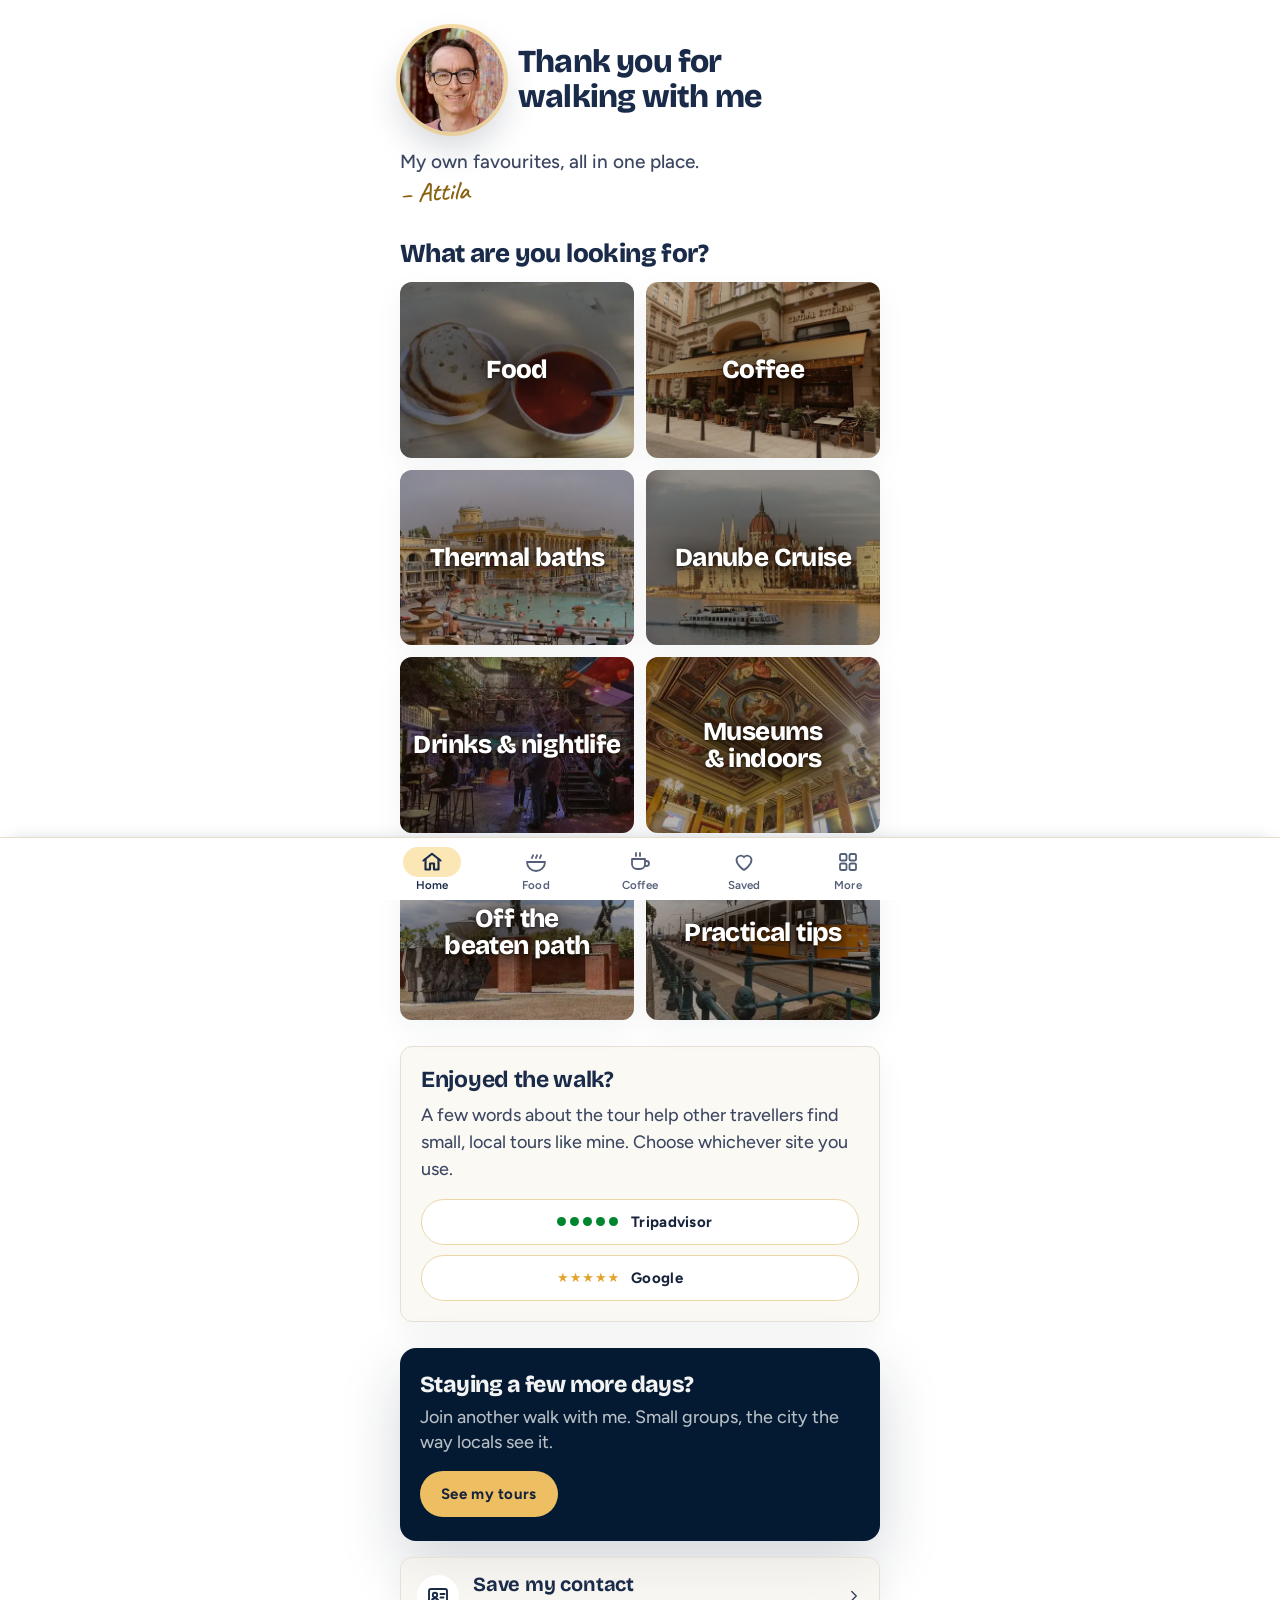
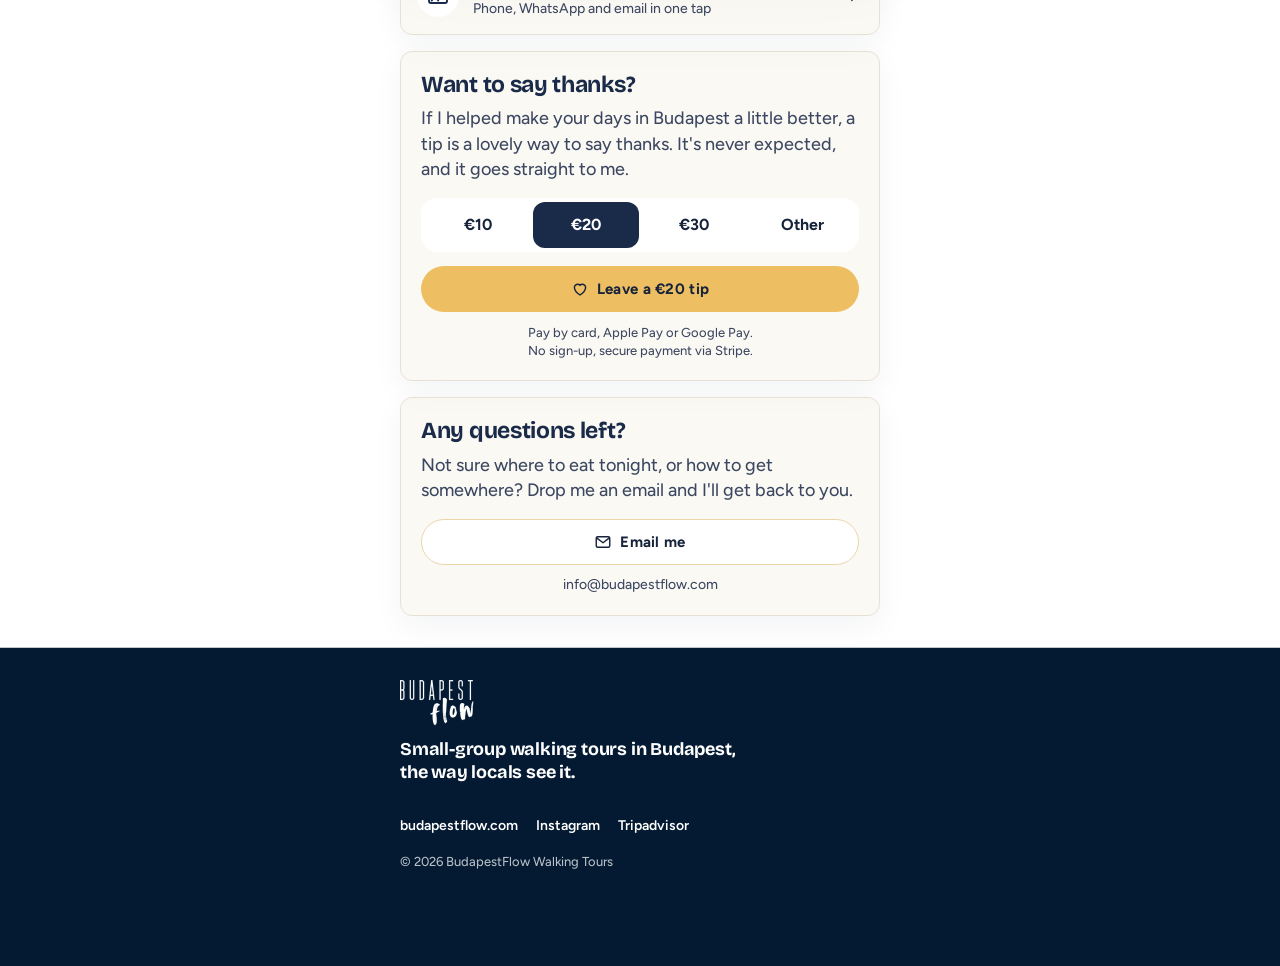
<file: dev.html>
<!doctype html>
<html lang="en" data-theme="light">
<head>
<meta charset="utf-8">
<meta name="viewport" content="width=device-width, initial-scale=1, viewport-fit=cover">
<meta name="robots" content="noindex, nofollow">
<meta name="theme-color" content="#FBF9F4">
<meta name="color-scheme" content="light only">
<title>Attila's Budapest tips – BudapestFlow</title>
<link rel="preload" href="fonts/figtree-latin.woff2" as="font" type="font/woff2" crossorigin>
<link rel="preload" href="fonts/bricolage-latin.woff2" as="font" type="font/woff2" crossorigin>
<link rel="preload" href="images/attila.webp" as="image" fetchpriority="high">
<link rel="stylesheet" href="styles.css">
</head>
<body>
<div class="app" id="app"></div>
<div class="toast" id="toast" role="status" aria-live="polite"></div>
<div class="sheet-backdrop" id="sheet-backdrop"></div>
<div class="sheet" id="sheet" role="dialog" aria-labelledby="sheet-title" aria-hidden="true"></div>
<nav class="tabbar" id="tabbar" aria-label="Main"></nav>

<svg width="0" height="0" style="position:absolute" aria-hidden="true">
  <defs>
    <symbol id="i-food" viewBox="0 0 24 24"><path d="M3 12h18a9 9 0 0 1-18 0z"/><path d="M8 8c0-1.2 1-1.6 1-2.8M12 8c0-1.2 1-1.6 1-2.8M16 8c0-1.2 1-1.6 1-2.8"/></symbol>
    <symbol id="i-quick" viewBox="0 0 24 24"><path d="M5 3v5a2 2 0 0 0 4 0V3M7 3v18M18 21V3c-2.2 1-3.5 4-3.5 8h3.5"/></symbol>
    <symbol id="i-coffee" viewBox="0 0 24 24"><path d="M4 9h13v5a5 5 0 0 1-5 5H9a5 5 0 0 1-5-5z"/><path d="M17 11h1.5a2.5 2.5 0 0 1 0 5H17M8 3v3M12 3v3"/></symbol>
    <symbol id="i-baths" viewBox="0 0 24 24"><path d="M3 16c2 0 2-1.5 4.5-1.5S10 16 12 16s2-1.5 4.5-1.5S19 16 21 16M3 20.5c2 0 2-1.5 4.5-1.5s2.5 1.5 4.5 1.5 2-1.5 4.5-1.5 2.5 1.5 4.5 1.5M8 11c-1-1.6 1-2.6 0-4.5M12 11c-1-1.6 1-2.6 0-4.5M16 11c-1-1.6 1-2.6 0-4.5"/></symbol>
    <symbol id="i-danube" viewBox="0 0 24 24"><path d="M3 14h18l-2.6 4.5H5.6z"/><path d="M6 14v-4h9l3 4M9 10V6.5h3.5V10M3 21.5c2 0 2-1.2 4.5-1.2s2.5 1.2 4.5 1.2 2-1.2 4.5-1.2 2.5 1.2 4.5 1.2"/></symbol>
    <symbol id="i-drinks" viewBox="0 0 24 24"><path d="M7 3h10v4.5a5 5 0 0 1-10 0z"/><path d="M12 12.5V20M8 21h8M7.3 6.5h9.4"/></symbol>
    <symbol id="i-views" viewBox="0 0 24 24"><circle cx="6.5" cy="15.5" r="3.5"/><circle cx="17.5" cy="15.5" r="3.5"/><path d="M10 15.5h4M3.4 14l2.3-8.5h3.1L10 14M20.6 14l-2.3-8.5h-3.1L14 14"/></symbol>
    <symbol id="i-practical" viewBox="0 0 24 24"><circle cx="12" cy="12" r="9"/><path d="M15.5 8.5l-2 5-5 2 2-5z"/></symbol>
    <symbol id="i-special" viewBox="0 0 24 24"><path d="M4 17a8 8 0 0 1 16 0zM2.5 20h19M12 9V7M10.3 7h3.4"/></symbol>
    <symbol id="i-sweets" viewBox="0 0 24 24"><path d="M4 20v-8h16v8zM4 15.5c2 1.5 3.6 1.5 5.3 0s3.4-1.5 5.4 0 3.3 1.5 5.3 0M12 12V8.5M12 6.5c-.9-.8-.9-2 0-3.5.9 1.5.9 2.7 0 3.5z"/></symbol>
    <symbol id="i-rainy" viewBox="0 0 24 24"><path d="M3 12a9 9 0 0 1 18 0zM12 12v6.5a2 2 0 0 1-4 0M12 3v.3"/></symbol>
    <symbol id="i-chev" viewBox="0 0 24 24"><path d="M9 6l6 6-6 6"/></symbol>
    <symbol id="i-contact" viewBox="0 0 24 24"><rect x="3" y="5" width="18" height="14" rx="2"/><circle cx="9" cy="11" r="2.2"/><path d="M5.8 16.5a3.4 3.4 0 0 1 6.4 0M14.5 10h4M14.5 13.5h3"/></symbol>
    <symbol id="i-heart" viewBox="0 0 24 24"><path d="M12 20s-7.5-4.6-7.5-10.2A4.3 4.3 0 0 1 12 7.2a4.3 4.3 0 0 1 7.5 2.6C19.5 15.4 12 20 12 20z"/></symbol>
    <symbol id="i-clock" viewBox="0 0 24 24"><circle cx="12" cy="12" r="9"/><path d="M12 7v5l3 2"/></symbol>
    <symbol id="i-back" viewBox="0 0 24 24"><path d="M15 6l-6 6 6 6"/></symbol>
    <symbol id="i-pin" viewBox="0 0 24 24"><path d="M12 21s-7-6.2-7-11.5a7 7 0 0 1 14 0C19 14.8 12 21 12 21z"/><circle cx="12" cy="9.5" r="2.5"/></symbol>
    <symbol id="i-mail" viewBox="0 0 24 24"><rect x="3" y="5" width="18" height="14" rx="2"/><path d="M3.5 6.5l8.5 6.5 8.5-6.5"/></symbol>
    <symbol id="i-facebook" viewBox="0 0 24 24"><path d="M14.5 21v-7.5h2.6l.4-3.2h-3V8.3c0-.9.3-1.6 1.6-1.6h1.6V3.9a21 21 0 0 0-2.4-.1c-2.4 0-4 1.4-4 4.1v2.4H8.7v3.2h2.6V21"/></symbol>
    <symbol id="i-instagram" viewBox="0 0 24 24"><rect x="3.5" y="3.5" width="17" height="17" rx="5"/><circle cx="12" cy="12" r="4"/><path d="M17.2 6.8h.01"/></symbol>
    <symbol id="i-alert" viewBox="0 0 24 24"><path d="M10.3 4.2 2.6 17.5A2 2 0 0 0 4.3 20.5h15.4a2 2 0 0 0 1.7-3L13.7 4.2a2 2 0 0 0-3.4 0z"/><path d="M12 9.5v4.5M12 17.2h.01"/></symbol>
    <symbol id="i-star" viewBox="0 0 24 24"><path d="M12 3.5l2.6 5.3 5.9.9-4.3 4.1 1 5.8L12 16.9l-5.2 2.7 1-5.8-4.3-4.1 5.9-.9z"/></symbol>
    <symbol id="i-home" viewBox="0 0 24 24"><path d="M3.5 10.5 12 3.8l8.5 6.7"/><path d="M5.5 9v10.5h4.5v-6h4v6h4.5V9"/></symbol>
    <symbol id="i-grid" viewBox="0 0 24 24"><rect x="4" y="4" width="6.5" height="6.5" rx="1.6"/><rect x="13.5" y="4" width="6.5" height="6.5" rx="1.6"/><rect x="4" y="13.5" width="6.5" height="6.5" rx="1.6"/><rect x="13.5" y="13.5" width="6.5" height="6.5" rx="1.6"/></symbol>
    <symbol id="i-phone" viewBox="0 0 24 24"><path d="M6.5 3.5h3l1.5 4-2 1.3a11 11 0 0 0 5.2 5.2l1.3-2 4 1.5v3a2 2 0 0 1-2.2 2A15.5 15.5 0 0 1 4.5 5.7a2 2 0 0 1 2-2.2z"/></symbol>
    <symbol id="i-calendar" viewBox="0 0 24 24"><rect x="3.5" y="5" width="17" height="15" rx="2.5"/><path d="M3.5 10h17M8 3v4M16 3v4"/></symbol>
    <symbol id="i-ticket" viewBox="0 0 24 24"><path d="M4 9V7a2 2 0 0 1 2-2h12a2 2 0 0 1 2 2v2a3 3 0 0 0 0 6v2a2 2 0 0 1-2 2H6a2 2 0 0 1-2-2v-2a3 3 0 0 0 0-6z"/><path d="M14 7v10" stroke-dasharray="1.6 2.2"/></symbol>
    <symbol id="i-share" viewBox="0 0 24 24"><path d="M12 3v12M7 8l5-5 5 5M5 13v7h14v-7"/></symbol>
    <symbol id="i-map" viewBox="0 0 24 24"><path d="M9 4 3 6.5v13.5l6-2.5 6 2.5 6-2.5V4l-6 2.5z"/><path d="M9 4v13.5M15 6.5V20"/></symbol>
    <symbol id="i-x" viewBox="0 0 24 24"><path d="M6 6l12 12M18 6L6 18"/></symbol>
    <symbol id="i-check" viewBox="0 0 24 24"><path d="M5 12.5l4.5 4.5L19 7.5"/></symbol>
    <symbol id="i-link" viewBox="0 0 24 24"><path d="M10 14a4 4 0 0 0 5.7 0l3-3a4 4 0 0 0-5.7-5.7l-1 1M14 10a4 4 0 0 0-5.7 0l-3 3a4 4 0 0 0 5.7 5.7l1-1"/></symbol>
    <symbol id="i-photo" viewBox="0 0 24 24"><rect x="3" y="5" width="18" height="14" rx="2"/><circle cx="9" cy="10" r="1.8"/><path d="M21 16l-5-5-8 8"/></symbol>
  </defs>
</svg>

<script src="app.js"></script>
</body>
</html>
</file>
<file: styles.css>
/* ---------- self-hosted fonts (no Google Fonts request) ---------- */
@font-face { font-family: "Figtree"; font-style: normal; font-weight: 400 800; font-display: swap; src: url(fonts/figtree-latin.woff2) format("woff2"); unicode-range: U+0000-00FF, U+0131, U+0152-0153, U+02BB-02BC, U+02C6, U+02DA, U+02DC, U+0304, U+0308, U+0329, U+2000-206F, U+20AC, U+2122, U+2191, U+2193, U+2212, U+2215, U+FEFF, U+FFFD; }
@font-face { font-family: "Figtree"; font-style: normal; font-weight: 400 800; font-display: swap; src: url(fonts/figtree-latin-ext.woff2) format("woff2"); unicode-range: U+0100-02BA, U+02BD-02C5, U+02C7-02CC, U+02CE-02D7, U+02DD-02FF, U+0304, U+0308, U+0329, U+1D00-1DBF, U+1E00-1E9F, U+1EF2-1EFF, U+2020, U+20A0-20AB, U+20AD-20C0, U+2113, U+2C60-2C7F, U+A720-A7FF; }
@font-face { font-family: "Bricolage Grotesque"; font-style: normal; font-weight: 600 800; font-display: swap; src: url(fonts/bricolage-latin.woff2) format("woff2"); unicode-range: U+0000-00FF, U+0131, U+0152-0153, U+02BB-02BC, U+02C6, U+02DA, U+02DC, U+0304, U+0308, U+0329, U+2000-206F, U+20AC, U+2122, U+2191, U+2193, U+2212, U+2215, U+FEFF, U+FFFD; }
@font-face { font-family: "Bricolage Grotesque"; font-style: normal; font-weight: 600 800; font-display: swap; src: url(fonts/bricolage-latin-ext.woff2) format("woff2"); unicode-range: U+0100-02BA, U+02BD-02C5, U+02C7-02CC, U+02CE-02D7, U+02DD-02FF, U+0304, U+0308, U+0329, U+1D00-1DBF, U+1E00-1E9F, U+1EF2-1EFF, U+2020, U+20A0-20AB, U+20AD-20C0, U+2113, U+2C60-2C7F, U+A720-A7FF; }
/* metric-matched fallbacks, so text doesn't jump when the real font arrives */
@font-face { font-family: "Figtree Fallback"; src: local("Arial"), local("Helvetica"), local("Roboto"); size-adjust: 100.7%; ascent-override: 94.4%; descent-override: 24.8%; line-gap-override: 0%; }
@font-face { font-family: "Bricolage Fallback"; src: local("Arial Bold"), local("Arial"), local("Helvetica"), local("Roboto"); font-weight: 700 800; size-adjust: 101.8%; ascent-override: 91.4%; descent-override: 26.5%; line-gap-override: 0%; }

/* ---------- BudapestFlow tokens (from the BudapestFlow Design System) ---------- */
:root {
  --surface-paper: #FFFFFF;
  --surface-cream: #F7F3EA82;
  --cream-line: #E7E1D5;
  --surface-card: #FFFFFF; --panel-bg: #031A32; --panel-text: #B8BFC6; --panel-heading: #F3F3F3;
  --line: #E6DDCB;
  --tint-ochre: #FBF1DC;
  --tint-ochre-line: #EBD6A8;
  --tint-ochre-hover: #F6E4BC;
  --heading: #1A2B49;
  --ink: #16233A;
  --ink-muted: #3B4660;
  --yellow: #EEBF62;
  --yellow-hover: #E2A42C;
  --on-yellow: #16233A;
  --ochre-text: #8A6212;
  --navy-deep: #031A32;
  --navy-deep-mid: #0C2A4A;
  --on-dark: #FFFFFF;
  --on-dark-muted: #B8BFC6;
  --tripadvisor-green: #00852F;
  --focus-ring: #16233A;
  --focus-ring-on-dark: #EEBF62;

  --shadow-card: 0 10px 30px rgba(22, 35, 58, 0.05);
  --shadow-panel: 0 24px 60px rgba(22, 35, 58, 0.18);
  --shadow-photo: 0 16px 34px rgba(22, 35, 58, 0.18);
  --radius-sm: 6px;
  --radius-md: 12px;
  --radius-lg: 16px;
  --radius-pill: 999px;

  --font-display: "Bricolage Grotesque", "Bricolage Fallback", system-ui, -apple-system, "Segoe UI", sans-serif;
  --font-text: Figtree, "Figtree Fallback", system-ui, -apple-system, "Segoe UI", sans-serif;
  --font-hand: Caveat, "Segoe Print", "Bradley Hand", cursive;

  --logo-filter: none;
  --page-pad: 20px;

  box-sizing: border-box;
  padding-top: env(safe-area-inset-top, 0px);
  padding-bottom: env(safe-area-inset-bottom, 0px);
}
/* dark: a quiet navy variant so the page follows the phone's setting */
@media (prefers-color-scheme: dark) {
  :root:not([data-theme="light"]) {
    --surface-paper: #031A32; --surface-cream: #0C2A4A; --cream-line: #1E3D60; --surface-card: #102F52;
    --line: #1E3D60; --tint-ochre: #1A3350; --tint-ochre-line: #3A5270; --tint-ochre-hover: #22405F;
    --heading: #FFFFFF; --ink: #FFFFFF; --ink-muted: #B8BFC6; --ochre-text: #EEBF62;
    --navy-deep: #01101F; --navy-deep-mid: #062038; --focus-ring: #EEBF62;
    --panel-bg: #01101F; --panel-text: #B8BFC6; --panel-heading: #F3F3F3; --shadow-card: none; --logo-filter: invert(1);
  }
}
:root[data-theme="dark"] {
  --surface-paper: #031A32; --surface-cream: #0C2A4A; --cream-line: #1E3D60; --surface-card: #102F52;
  --line: #1E3D60; --tint-ochre: #1A3350; --tint-ochre-line: #3A5270; --tint-ochre-hover: #22405F;
  --heading: #FFFFFF; --ink: #FFFFFF; --ink-muted: #B8BFC6; --ochre-text: #EEBF62;
  --navy-deep: #01101F; --navy-deep-mid: #062038; --focus-ring: #EEBF62;
  --panel-bg: #01101F; --panel-text: #B8BFC6; --panel-heading: #F3F3F3; --shadow-card: none; --logo-filter: invert(1);
}

*, *::before, *::after { box-sizing: inherit; }
/* <details> content sits in a shadow slot, so inheritance breaks there: set it explicitly */
details, details *, details *::before, details *::after { box-sizing: border-box; }
html { scroll-padding-bottom: calc(var(--tabbar-h, 62px) + env(safe-area-inset-bottom, 0px) + 16px); scroll-padding-top: calc(env(safe-area-inset-top, 0px) + 72px); -webkit-text-size-adjust: 100%; }
body {
  margin: 0; background: var(--surface-paper); color: var(--ink-muted);
  font: 450 18px/1.55 var(--font-text); -webkit-font-smoothing: antialiased;
}
p { line-height: 1.4; }
img { max-width: 100%; display: block; }
a { color: inherit; }
button { font: inherit; color: inherit; }
:focus-visible { outline: 2px solid var(--focus-ring); outline-offset: 2px; }
.icon { width: 24px; height: 24px; fill: none; stroke: currentColor; stroke-width: 1.9; stroke-linecap: round; stroke-linejoin: round; flex: none; }

.app { max-width: 520px; margin: 0 auto; min-height: 100vh; min-height: 100dvh; display: flex; flex-direction: column; }
.app > main { flex: 1 0 auto; }
.pad { padding-left: var(--page-pad); padding-right: var(--page-pad); }

/* ---------- brand bar ---------- */
.brandbar { display: flex; align-items: center; justify-content: space-between; padding-top: calc(env(safe-area-inset-top, 0px) + 12px); padding-bottom: 12px; margin-top: calc(-1 * env(safe-area-inset-top, 0px)); }
/* header strip: white background + divider line running edge to edge of the screen
   (border-image with outset paints outside the 520px column without causing sideways scroll) */
.brandbar, .topbar {
  border-image: linear-gradient(to top, var(--line) 1px, var(--surface-card) 1px) fill 0 / 0 / 0 100vmax;
  box-shadow: 0 6px 16px -14px rgba(22, 35, 58, 0.35);
}
.brandbar a.logo { display: inline-block; line-height: 0; }
.brandbar img { height: 34px; width: auto; filter: var(--logo-filter); }
.brandbar .site { font-size: 14px; font-weight: 600; color: var(--ink-muted); text-decoration: none; }
.sig { display: flex; align-items: baseline; flex-wrap: wrap; gap: 2px 8px; margin-top: 6px; }
.sig .hand { margin-top: 0; }

/* ---------- hero ---------- */
.hero { display: grid; grid-template-columns: auto 1fr; gap: 14px; align-items: start; padding-top: 18px; padding-bottom: 8px; }
.portrait {
  width: 104px; height: 104px; border-radius: 50%; background: var(--surface-cream);
  box-shadow: 0 0 0 4px rgba(238, 191, 98, 0.55), var(--shadow-photo);
  display: grid; place-items: center; overflow: hidden;
  font: 800 24px/1 var(--font-display); color: var(--heading); letter-spacing: -0.5px;
}
.portrait img { width: 100%; height: 100%; object-fit: cover; }
/* size follows screen width so the title stays on two lines next to the photo (with some safety margin) */
.hero h1 { margin: 0; align-self: center; font: 800 clamp(20px, calc((100vw - 158px) / 7.8), 32px)/1.08 var(--font-display); letter-spacing: -0.8px; color: var(--heading); }
.hero-text { grid-column: 1 / -1; }
.no-header .hero { padding-top: 28px; }
.hero .lead { margin: 2px 0 0; font-size: clamp(16px, 5.2vw, 19px); line-height: 1.45; font-weight: 500; }
.hand { height: 20px; width: auto; color: var(--ochre-text); display: inline-block; transform: rotate(-3deg); margin: 6px 0 0 2px; overflow: visible; } /* signature is an inline SVG, no handwriting font needed */

/* ---------- tour banner ---------- */
.near { margin-top: 18px; background: var(--tint-ochre); border: 1px solid var(--tint-ochre-line); border-radius: var(--radius-lg); padding: 18px 16px 8px; }
.eyebrow { font: 700 12px/1.3 var(--font-text); letter-spacing: 1.5px; text-transform: uppercase; color: var(--ochre-text); margin: 0; }
h1, h2 { text-wrap: balance; }
.near h2 { margin: 4px 0 8px; font: 700 23px/1.15 var(--font-display); color: var(--heading); letter-spacing: -0.3px; }

/* ---------- category grid ---------- */
.section-head { margin: 30px 0 14px; }
.section-head h2 { margin: 0; font: 800 26px/1.1 var(--font-display); letter-spacing: -0.6px; color: var(--heading); }
.grid { display: grid; grid-template-columns: 1fr 1fr; gap: 12px; }
.tile {
  position: relative; display: block; aspect-ratio: 4 / 3; padding: 0; overflow: hidden; cursor: pointer; text-align: left;
  border: 0; border-radius: var(--radius-md); box-shadow: var(--shadow-card); background: var(--surface-cream);
  outline-offset: 3px; transition: transform .15s ease;
}
.tile:active { transform: scale(.975); }
/* photo layer: a real photo goes in --img; until then a tinted placeholder with the category icon */
.tile-img {
  position: absolute; inset: 0; background: var(--img, linear-gradient(135deg, var(--c1), var(--c2)));
  background-size: cover; background-position: center; display: grid; place-items: center;
}
.tile-img .icon { width: 54px; height: 54px; stroke-width: 1.4; color: rgba(255,255,255,.55); transform: translateY(-28px); }
.tile::after {
  content: ""; position: absolute; inset: 0; pointer-events: none;
  background: linear-gradient(to top, rgba(3,26,50,.9) 0%, rgba(3,26,50,.5) 45%, rgba(3,26,50,0) 78%);
}
.tile-label {
  position: absolute; left: 12px; right: 12px; bottom: 11px; z-index: 1;
  font: 800 clamp(20px, 6vw, 26px)/1.05 var(--font-display); letter-spacing: -0.6px; color: #fff;
  text-shadow: 0 2px 12px rgba(3,26,50,.6); text-wrap: balance;
}
.tile-ph { position: absolute; top: 8px; right: 8px; z-index: 1; font: 700 9.5px/1 var(--font-text); letter-spacing: 1px; text-transform: uppercase; color: rgba(255,255,255,.8); border: 1px solid rgba(255,255,255,.45); border-radius: 5px; padding: 4px 6px; }

/* centered-label variant (TILE_LABELS = "center"); delete this block + the constant to remove it entirely */
.labels-center .tile::after { background: radial-gradient(ellipse 75% 45% at 50% 50%, rgba(30, 16, 6, .62) 0%, rgba(30, 16, 6, .4) 65%, rgba(30, 16, 6, .3) 100%); }
.labels-center .tile-label {
  inset: 0; display: grid; place-items: center; padding: 10px 12px; text-align: center;
  text-shadow: 0 1px 3px rgba(20,10,4,.7), 0 2px 16px rgba(20,10,4,.8);
}
.labels-center .tile-img .icon { display: none; }

.more { list-style: none; margin: 18px 0 0; padding: 0; border-top: 1px solid var(--line); }
.more button {
  width: 100%; display: flex; align-items: center; gap: 14px; padding: 14px 2px; background: none; border: 0;
  border-bottom: 1px solid var(--line); cursor: pointer; text-align: left; color: var(--ink); font-weight: 600; font-size: 16px;
}
.more button .icon:first-child { color: var(--ochre-text); }
.more button .grow { flex: 1; }
.more button .icon:last-child { width: 18px; height: 18px; color: var(--ink-muted); }

/* ---------- buttons (design system hierarchy) ---------- */
.btn {
  display: inline-flex; align-items: center; justify-content: center; gap: 8px;
  font: 700 15px/1.2 var(--font-text); letter-spacing: .3px; padding: 12px 20px; min-height: 46px;
  border-radius: var(--radius-pill); border: 1.5px solid transparent; text-decoration: none; cursor: pointer;
}
.btn .icon { width: 18px; height: 18px; }
.btn-primary { background: var(--yellow); color: var(--on-yellow); }
.btn-secondary { background: var(--surface-card); border-color: var(--tint-ochre-line); color: var(--ink); }
.btn-row { display: flex; flex-wrap: wrap; gap: 10px; }

/* ---------- utility strips ---------- */
.tools { display: grid; grid-template-columns: 1fr; gap: 10px; margin-top: 26px; }
.tools .btn { width: 100%; white-space: nowrap; }

.review {
  margin-top: 26px; background: var(--surface-cream); border: 1px solid var(--cream-line); border-radius: var(--radius-md);
  box-shadow: var(--shadow-card); padding: 20px;
}
.review h2 { margin: 0 0 8px; font: 700 23px/1.15 var(--font-display); letter-spacing: -0.3px; color: var(--heading); }
.review p { margin: 0 0 16px; font-size: 18px; line-height: 1.5; }
.review .btn-row { display: grid; grid-template-columns: 1fr; gap: 10px; }
.review .btn { width: 100%; gap: 10px; white-space: nowrap; }
.ta-dots { display: inline-flex; gap: 3px; }
.ta-dots i { width: 8px; height: 8px; border-radius: 50%; background: var(--tripadvisor-green); display: block; }
.g-stars { color: var(--yellow-hover); letter-spacing: 1px; font-size: 13px; }
/* same-width icon + label slots, so the dots/stars and the names line up across both buttons */
.review .ta-dots, .review .g-stars { width: 64px; display: inline-flex; justify-content: flex-start; align-items: center; flex: none; }
.review .ta-dots { gap: 4px; }
.review .ta-dots i { width: 9px; height: 9px; }
.review .rv-label { width: 92px; text-align: left; }

.panel {
  margin-top: 26px; background: var(--panel-bg); color: var(--panel-text); border-radius: var(--radius-lg);
  box-shadow: var(--shadow-panel); padding: 24px 20px;
}
.panel h2 { margin: 0 0 8px; font: 800 23px/1.1 var(--font-display); letter-spacing: -0.6px; color: var(--panel-heading); }
.panel p { margin: 0 0 16px; }
.panel .panel .panel :focus-visible { outline-color: var(--focus-ring-on-dark); }

/* ---------- footer ---------- */
footer {
  margin-top: 0; background: var(--navy-deep); color: var(--on-dark-muted); font-size: 14px;
  padding-top: 32px; padding-bottom: calc(env(safe-area-inset-bottom, 0px) + 32px); margin-bottom: calc(-1 * env(safe-area-inset-bottom, 0px));
  /* paint the navy edge to edge of the screen, while the content stays in the 520px column */
  box-shadow: 0 0 0 100vmax var(--navy-deep); clip-path: inset(0 -100vmax -100vmax);
}
footer img { height: 46px; width: auto; filter: invert(1); margin-bottom: 12px; }
footer .tagline { margin: 0 0 18px; color: var(--on-dark); font: 700 18px/1.3 var(--font-display); letter-spacing: -0.2px; max-width: 30ch; }
footer nav { display: flex; flex-wrap: wrap; gap: 0 18px; margin-bottom: 4px; }
footer nav a { color: var(--on-dark); text-decoration: none; font-weight: 600; padding: 12px 0; }
footer small { display: block; font-size: 13px; }
footer :focus-visible { outline-color: var(--focus-ring-on-dark); }

/* ---------- category view ---------- */
.topbar {
  position: sticky; top: 0; z-index: 5; background: var(--surface-paper);
  padding-top: calc(env(safe-area-inset-top, 0px) + 10px); padding-bottom: 10px; margin-top: calc(-1 * env(safe-area-inset-top, 0px));
  display: flex; align-items: center; gap: 12px;
}
.back {
  width: 42px; height: 42px; border-radius: 50%; border: 1px solid var(--line); background: var(--surface-card);
  display: grid; place-items: center; cursor: pointer; color: var(--ink); flex: none;
}
.back-pill {
  flex: none; display: inline-flex; align-items: center; gap: 2px; height: 42px; padding: 0 16px 0 10px; border-radius: 999px;
  border: 1px solid var(--line); background: var(--surface-card); color: var(--ink); cursor: pointer; font: 700 15px/1 var(--font-text);
}
.back-pill .icon { width: 20px; height: 20px; stroke-width: 2.2; }
.topbar h1 { margin: 0; flex: 1; min-width: 0; font: 800 23px/1.1 var(--font-display); letter-spacing: -0.5px; color: var(--heading); }
.topbar img { height: 26px; width: auto; filter: var(--logo-filter); }
.intro { margin: 16px 0 12px; font-size: 18px; line-height: 1.5; font-weight: 500; }

.filters { display: flex; gap: 8px; overflow-x: auto; padding: 2px 2px 6px; margin: 0 -2px 4px; scrollbar-width: none; }
.filters::-webkit-scrollbar { display: none; }
.chip {
  flex: none; padding: 8px 14px; border-radius: var(--radius-pill); border: 1px solid var(--line);
  background: var(--surface-card); color: var(--ink); cursor: pointer; font-size: 14px; font-weight: 600;
}
.chip[aria-pressed="true"] { background: var(--ink); border-color: var(--ink); color: var(--surface-paper); }
.chip-fav { flex: none; padding: 12px 20px; gap: 10px; }
.chip-fav .icon { color: var(--yellow-hover); }
.chip-fav[aria-pressed="true"] { background: var(--tint-ochre); border-color: var(--yellow-hover); }
.chip-fav[aria-pressed="true"] .icon { fill: currentColor; }
/* one-row subcategory filter (GROUP_FILTERS in app.js), styled like the tip amount control */
.group-seg { display: flex; gap: 2px; margin: 6px 0 2px; padding: 4px;
  background: var(--surface-card); border: 0; border-radius: 16px; }
.seg-opt { flex: 1 1 auto; min-width: 0; min-height: 40px; padding: 0 clamp(3px, 1.2vw, 7px); border: 0; border-radius: 12px; background: none; cursor: pointer; white-space: nowrap;
  font: 700 clamp(11.5px, 3.6vw, 13.5px)/1 var(--font-text); color: var(--ink); -webkit-tap-highlight-color: transparent; }
.seg-opt[aria-pressed="true"] { background: var(--heading); color: #fff; }
.seg-opt:active:not([aria-pressed="true"]) { background: var(--tint-ochre-hover); }
.chip-tag { display: inline-flex; align-items: center; gap: 6px; background: var(--ink); border-color: var(--ink); color: var(--surface-paper); text-transform: uppercase; letter-spacing: 1px; font-size: 12.5px; }
.chip-tag .icon { width: 16px; height: 16px; stroke-width: 2.4; }
.tag-btn { cursor: pointer; -webkit-tap-highlight-color: transparent; }
.tag-btn:active { background: var(--tint-ochre-hover); }
.tag-btn[aria-pressed="true"] { background: var(--ink); border-color: var(--ink); color: var(--surface-paper); }
@media (hover: hover) and (pointer: fine) { .tag-btn:hover { border-color: var(--yellow); color: var(--ink); } .tag-btn[aria-pressed="true"]:hover { color: var(--surface-paper); } }
.group-title { margin: 30px 0 0; font-size: 18px; letter-spacing: 1.4px; }
.group-title + .card, .group-title + .tipcard { margin-top: 10px; }

/* place card (always open) */
.card {
  background: var(--surface-cream); border: 1px solid var(--cream-line); border-radius: var(--radius-md);
  box-shadow: var(--shadow-card); margin: 20px 0; transition: border-color .15s ease;
}
.card .head { padding: 18px 18px 14px; display: grid; grid-template-columns: 1fr auto auto; gap: 10px 12px; }
.card .name { margin: 0; font: 700 22px/1.2 var(--font-display); letter-spacing: -0.3px; color: var(--heading); }
.pick {
  display: inline-block; vertical-align: 3px; margin-left: 6px; font: 700 10.5px/1 var(--font-text); letter-spacing: 1.2px;
  text-transform: uppercase; padding: 5px 8px; border-radius: var(--radius-sm); background: var(--yellow); color: var(--on-yellow);
}
.card .price { grid-column: 2; grid-row: 1; font-weight: 700; color: var(--ink); font-size: 15px; letter-spacing: 1px; padding-top: 3px; }
.card .price b { color: var(--cream-line); font-weight: 700; }
.card .why { grid-column: 1 / -1; margin: 0; font-size: 18px; line-height: 1.55; }
.card .meta { grid-column: 1 / -1; display: flex; align-items: center; gap: 14px; flex-wrap: wrap; font-size: 14px; }
.near-to { display: inline-flex; align-items: center; gap: 6px; color: var(--ink); font-weight: 500; }
.near-to .icon { width: 16px; height: 16px; color: var(--ochre-text); stroke-width: 2.2; }
.tags { grid-column: 1 / -1; display: flex; flex-wrap: wrap; gap: 8px; margin-top: 2px; }
.tag {
  display: inline-flex; align-items: center; gap: 5px; font: 600 11px/1 var(--font-text); letter-spacing: 1px; text-transform: uppercase;
  padding: 7px 10px; border-radius: 7px; border: 1px solid var(--cream-line); background: var(--surface-card); color: var(--ink-muted);
}
.tag.best { border-color: var(--tint-ochre-line); background: var(--tint-ochre); color: var(--ochre-text); }
.tag .icon { width: 13px; height: 13px; stroke-width: 2.4; }
.card .body { padding: 14px 18px 18px; border-top: 1px solid var(--cream-line); }
.card .body .btn-row { display: grid; grid-template-columns: repeat(auto-fit, minmax(0, 1fr)); gap: 12px; }
.card .body .btn { padding-left: 10px; padding-right: 10px; white-space: nowrap; gap: 6px; }
.card .body .btn-row .btn + .btn { white-space: normal; line-height: 1.15; text-align: center; }
/* a custom label (cta) gets the room "See on map" doesn't need; on narrower phones its icon makes way for the text */
.card .body .btn-row { container-type: inline-size; }
.card .body .btn-row.has-cta { grid-template-columns: auto minmax(0, 1fr); }
@container (max-width: 300px) { .btn-row.has-cta .btn + .btn .icon { display: none; } }
.facts { list-style: none; padding: 0; margin: 0 0 16px; }
.facts li { display: flex; gap: 10px; margin: 0 0 10px; color: var(--ink); line-height: 1.5; }
.facts li:last-child { margin-bottom: 0; }
.facts li strong { font-weight: 700; }
.facts .icon { width: 18px; height: 18px; margin-top: 3px; color: var(--ochre-text); stroke-width: 2.5; }

.tipcard { background: var(--surface-cream); border: 1px solid var(--cream-line); border-radius: var(--radius-md); padding: 16px; margin: 12px 0; box-shadow: var(--shadow-card); }
.tipcard .btn { margin-top: 14px; width: 100%; }
.tipcard h3 { margin: 0 0 6px; font: 700 21px/1.2 var(--font-display); color: var(--heading); }
.tipcard p { margin: 0; }
.tipcard.avoid { background: var(--surface-card); border-color: var(--tint-ochre-line); box-shadow: inset 4px 0 0 #D0443A, var(--shadow-card); padding-left: 20px; }
.tag-avoid .icon { width: 13px; height: 13px; stroke-width: 2.4; }
.tag-avoid { display: inline-flex; align-items: center; gap: 5px; font: 700 10.5px/1 var(--font-text); letter-spacing: 1.2px; text-transform: uppercase; padding: 5px 8px; border-radius: var(--radius-sm); border: 1px solid #D0443A; color: #B42318; background: #FDEEEC; margin-bottom: 8px; }

.empty { padding: 18px 0; font-size: 18px; }
.empty button { background: none; border: 0; padding: 0; color: var(--ochre-text); font-weight: 700; cursor: pointer; text-decoration: underline; }

.contact {
  margin-top: 16px; display: flex; align-items: center; gap: 14px; padding: 14px 16px; text-decoration: none; color: var(--ink);
  background: var(--surface-cream); border: 1px solid var(--cream-line); border-radius: var(--radius-md); box-shadow: var(--shadow-card);
}
.contact:active { border-color: var(--yellow); }
.contact .grow { flex: 1; display: flex; flex-direction: column; gap: 2px; }
.contact strong { font: 700 20px/1.2 var(--font-display); letter-spacing: -0.2px; color: var(--heading); }
.contact .grow span { font-size: 14px; color: var(--ink-muted); }
.contact-ico { width: 42px; height: 42px; border-radius: 50%; background: var(--surface-card); display: grid; place-items: center; color: var(--heading); flex: none; }
.contact > .icon:last-child { width: 18px; height: 18px; color: var(--ink-muted); }
.tipping {
  margin-top: 16px; margin-bottom: 0; padding: 20px; background: var(--surface-cream); border: 1px solid var(--cream-line);
  border-radius: var(--radius-md); box-shadow: var(--shadow-card);
}
.tipping h2 { margin: 0 0 8px; font: 700 23px/1.15 var(--font-display); letter-spacing: -0.3px; color: var(--heading); }
.tipping p { margin: 0 0 16px; text-wrap: pretty; }
.nb { white-space: nowrap; }
.tipping .btn { width: 100%; }
/* amount selector = one segmented control (not four buttons): it reads as a choice, while yellow stays reserved for actions */
.tip-seg { display: grid; grid-template-columns: repeat(4, 1fr); gap: 2px; margin: 0 0 14px; padding: 4px; min-inline-size: 0;
  background: var(--surface-card); border: 0; border-radius: 16px; }
.tip-opt { position: relative; display: block; cursor: pointer; }
.tip-opt input { position: absolute; inset: 0; width: 100%; height: 100%; margin: 0; opacity: 0; cursor: pointer; }
.tip-opt span { display: flex; align-items: center; justify-content: center; min-height: 46px; border-radius: 12px; font: 700 16px/1 var(--font-text); color: var(--ink); transition: background-color .12s ease, color .12s ease; }
.tip-opt input:checked + span { background: var(--heading); color: #fff; }
.tip-opt input:focus-visible + span { outline: 2px solid var(--focus-ring); outline-offset: 2px; }
.tip-opt:active input:not(:checked) + span { background: var(--tint-ochre-hover); }
.tipping .tip-note { text-wrap: balance; margin: 12px 0 0; font-size: 13px; color: var(--ink-muted); text-align: center; }
.ask { margin-top: 16px; padding: 20px; background: var(--surface-cream); border: 1px solid var(--cream-line); border-radius: var(--radius-md); box-shadow: var(--shadow-card); }
.ask h2 { margin: 0 0 8px; font: 700 23px/1.15 var(--font-display); letter-spacing: -0.3px; color: var(--heading); }
.ask p { margin: 0 0 16px; }
.ask .btn { width: 100%; }
.ask .ask-addr { margin: 10px 0 0; text-align: center; font-size: 14px; color: var(--ink-muted); user-select: all; }
main.pad { padding-bottom: 32px; }
h1[tabindex="-1"]:focus { outline: none; }
.sr { position: absolute; width: 1px; height: 1px; overflow: hidden; clip: rect(0 0 0 0); white-space: nowrap; }
.proto { text-align: center; font-size: 12px; color: var(--on-dark-muted); opacity: .8; margin-top: 12px; }

/* hover only where a real mouse exists; on touch it would "stick" after a tap */
@media (hover: hover) and (pointer: fine) {
  .tile:hover { box-shadow: 0 0 0 2px var(--yellow), var(--shadow-card); }
  .card:hover, .back:hover, .contact:hover, .tipping:hover { border-color: var(--yellow); }
  .more button:hover .grow, .brandbar .site:hover { color: var(--ochre-text); }
  .btn-primary:hover { background: var(--yellow-hover); }
  .btn-secondary:hover { background: var(--tint-ochre-hover); }
  footer nav a:hover { color: var(--yellow); }
}
/* touch feedback: a short pressed state instead */

.btn-primary:active { background: var(--yellow-hover); }
.btn-secondary:active, .back:active, .back-pill:active, .chip:active, .sheet-row:active { background: var(--tint-ochre-hover); }
/* no grey browser flash when tapping on iOS/Android: every control has its own pressed state above */
html { -webkit-tap-highlight-color: transparent; }
a, button, [role="button"], label { -webkit-tap-highlight-color: transparent; }

/* "Link copied" toast for the share fallback */
.toast {
  position: fixed; left: 50%; bottom: calc(20px + env(safe-area-inset-bottom, 0px)); z-index: 50;
  transform: translate(-50%, 12px); opacity: 0; pointer-events: none;
  display: flex; align-items: center; gap: 8px; padding: 11px 16px; border-radius: 999px; width: max-content; max-width: calc(100vw - 32px);
  background: var(--navy-deep); color: #fff; font-weight: 600; font-size: 15px; box-shadow: 0 8px 24px rgba(3,26,50,.25);
  transition: opacity .2s ease, transform .2s ease;
}
.toast.show { opacity: 1; transform: translate(-50%, 0); }
.toast::before { content: "✓"; color: var(--yellow); font-weight: 800; }
/* ---------- compact food card (FOOD_LAYOUT = "compact" in app.js) ---------- */
.card-c .head { padding: 14px 14px 12px; grid-template-columns: 112px minmax(0, 1fr); gap: 12px 14px; }
.card-c .thumb { width: 112px; height: 112px; object-fit: cover; border-radius: 8px; background: var(--surface-card); }
.card-c .thumb.fade { opacity: 0; transition: opacity .15s ease; }
.card-c .thumb.fade.in { opacity: 1; }
.card-c .info { min-width: 0; display: grid; grid-template-columns: minmax(0, 1fr) auto; gap: 6px 4px; align-content: start; }
.card-c .name { font-size: 19px; line-height: 1.2; overflow-wrap: anywhere; }
.card-c .save { grid-column: 2; grid-row: 1; margin: -9px -8px -9px 0; }
.card-c .sub { grid-column: 1 / -1; display: flex; align-items: center; flex-wrap: wrap; gap: 8px; }
.card-c .price { padding-top: 0; font-weight: 700; color: var(--ink); font-size: 15px; letter-spacing: 1px; }
.card-c .price b { color: var(--cream-line); font-weight: 700; }
.card-c .pick { margin-left: 0; vertical-align: 0; }
.card-c .tags { gap: 6px; margin-top: 0; }
.card-c .tag { padding: 5px 8px; font-size: 10.5px; }
.card-c .meta { font-size: 14px; }
.card-c .near-to { align-items: flex-start; line-height: 1.3; }
.card-c .near-to .icon { margin-top: 1px; }
a.near-to { text-decoration: underline; text-decoration-color: var(--tint-ochre-line); text-underline-offset: 3px; }
a.near-to:active { color: var(--ochre-text); }
@media (hover: hover) and (pointer: fine) { a.near-to:hover { color: var(--ochre-text); text-decoration-color: currentColor; } }
.card-c .why { font-size: 17px; line-height: 1.4; }
.card-c .facts li { font-size: 17px; line-height: 1.4; }
.card-c .body { padding: 14px 14px 16px; }
/* ---------- heart / saved places ---------- */
.save {
  grid-column: 3; grid-row: 1; width: 40px; height: 40px; margin: -9px -10px -9px -2px; padding: 0;
  display: grid; place-items: center; background: none; border: 0; border-radius: 50%; cursor: pointer;
  color: var(--ink-muted); -webkit-tap-highlight-color: transparent;
}
.save .icon { transition: transform .15s ease; }
.save:active .icon { transform: scale(.82); }
.save[aria-pressed="true"] { color: #D0443A; }
.save[aria-pressed="true"] .icon { fill: #D0443A; }
.tab-ico { position: relative; display: inline-flex; }
.badge {
  position: absolute; top: -5px; right: 2px; min-width: 17px; height: 17px; padding: 0 4px; box-sizing: border-box;
  border-radius: 9px; background: var(--yellow); color: var(--heading); font: 700 10.5px/17px var(--font-text); text-align: center;
}
.saved-empty { text-align: center; padding: 56px 12px 24px; }
.saved-empty .icon { width: 44px; height: 44px; color: var(--cream-line); stroke-width: 1.6; margin-bottom: 10px; }
.saved-empty h2 { margin: 0 0 6px; font: 700 23px/1.15 var(--font-display); color: var(--heading); }
.saved-empty p { margin: 0 0 20px; color: var(--ink-muted); }
.list-btn { width: 100%; margin: 4px 0 6px; }
.saved-note { margin: 22px 0 0; text-align: center; font-size: 13px; color: var(--ink-muted); }

/* ---------- "More" sheet ---------- */
.sheet-backdrop { position: fixed; inset: 0; z-index: 42; background: rgba(3, 26, 50, .4); opacity: 0; visibility: hidden; transition: opacity .2s ease, visibility .2s; }
.sheet-backdrop.open { opacity: 1; visibility: visible; }
.sheet {
  position: fixed; left: 0; right: 0; bottom: calc(var(--tabbar-h) + env(safe-area-inset-bottom, 0px)); z-index: 43;
  max-width: 520px; margin: 0 auto; box-sizing: border-box; padding: 16px 14px 10px;
  max-height: calc(100dvh - var(--tabbar-h) - env(safe-area-inset-bottom, 0px) - 80px); overflow-y: auto;
  background: var(--surface-card); border-radius: 22px 22px 0 0; box-shadow: 0 -12px 32px -14px rgba(3, 26, 50, .4);
  transform: translateY(16px); opacity: 0; visibility: hidden; transition: transform .2s ease, opacity .2s ease, visibility .2s;
}
.sheet.open { transform: none; opacity: 1; visibility: visible; }
.sheet h2 { margin: 0 6px 8px; font: 700 12px/1.3 var(--font-text); letter-spacing: 1.5px; text-transform: uppercase; color: var(--ochre-text); }
.sheet ul { list-style: none; margin: 0; padding: 0; }
.sheet-row { display: flex; align-items: center; gap: 14px; min-height: 56px; padding: 6px 8px; border-radius: 14px; text-decoration: none; color: var(--heading); font: 700 17px/1.2 var(--font-display); }
.sheet-row .icon:last-child { margin-left: auto; width: 18px; height: 18px; color: #6A7388; }
.sheet-row.on { background: #FBE6B5; }
.sheet-thumb { flex: none; width: 44px; height: 44px; border-radius: 12px; background-size: cover; background-position: center; }
body.sheet-open { overflow: hidden; }

/* ---------- bottom tab bar ---------- */
:root { --tabbar-h: 62px; }
.tabbar {
  position: fixed; left: 0; right: 0; bottom: 0; z-index: 44;
  background: var(--surface-card); border-top: 1px solid var(--line);
  box-shadow: 0 -6px 18px -12px rgba(22, 35, 58, 0.3);
  padding-bottom: env(safe-area-inset-bottom, 0px);
}
.tabbar-inner { max-width: 520px; margin: 0 auto; display: grid; grid-template-columns: repeat(auto-fit, minmax(0, 1fr)); height: var(--tabbar-h); }
.tab {
  display: flex; flex-direction: column; align-items: center; justify-content: center; gap: 3px;
  color: #556078; text-decoration: none; font: 600 11.5px/1 var(--font-text); letter-spacing: .1px;
  -webkit-tap-highlight-color: transparent; position: relative;
  background: none; border: 0; padding: 0; cursor: pointer; appearance: none;
}
.tab .tab-ico { width: 58px; height: 30px; align-items: center; justify-content: center; border-radius: 15px; transition: background-color .15s ease; }
.tab .icon { width: 24px; height: 24px; stroke-width: 1.8; }
/* active tab, as in Material 3 / iOS: soft tonal pill + darker, slightly heavier icon; the label only changes colour (no bold, so nothing shifts) */
.tab.on { color: var(--heading); }
.tab.on .tab-ico { background: #FBE6B5; }
.tab.on .icon { color: var(--heading); stroke-width: 2.1; }
.tab:focus-visible { outline-offset: -4px; }
/* room for the bar: the footer stays fully visible above it */
.has-tabbar .app { padding-bottom: var(--tabbar-h); min-height: calc(100dvh - var(--tabbar-h)); }
.has-tabbar footer { margin-bottom: 0; padding-bottom: 32px; }
.has-tabbar .toast { bottom: calc(var(--tabbar-h) + 16px + env(safe-area-inset-bottom, 0px)); }
@media (hover: hover) { .tab:hover { color: var(--heading); } }
@media (prefers-reduced-motion: reduce) { * { transition: none !important; } }
</file>
